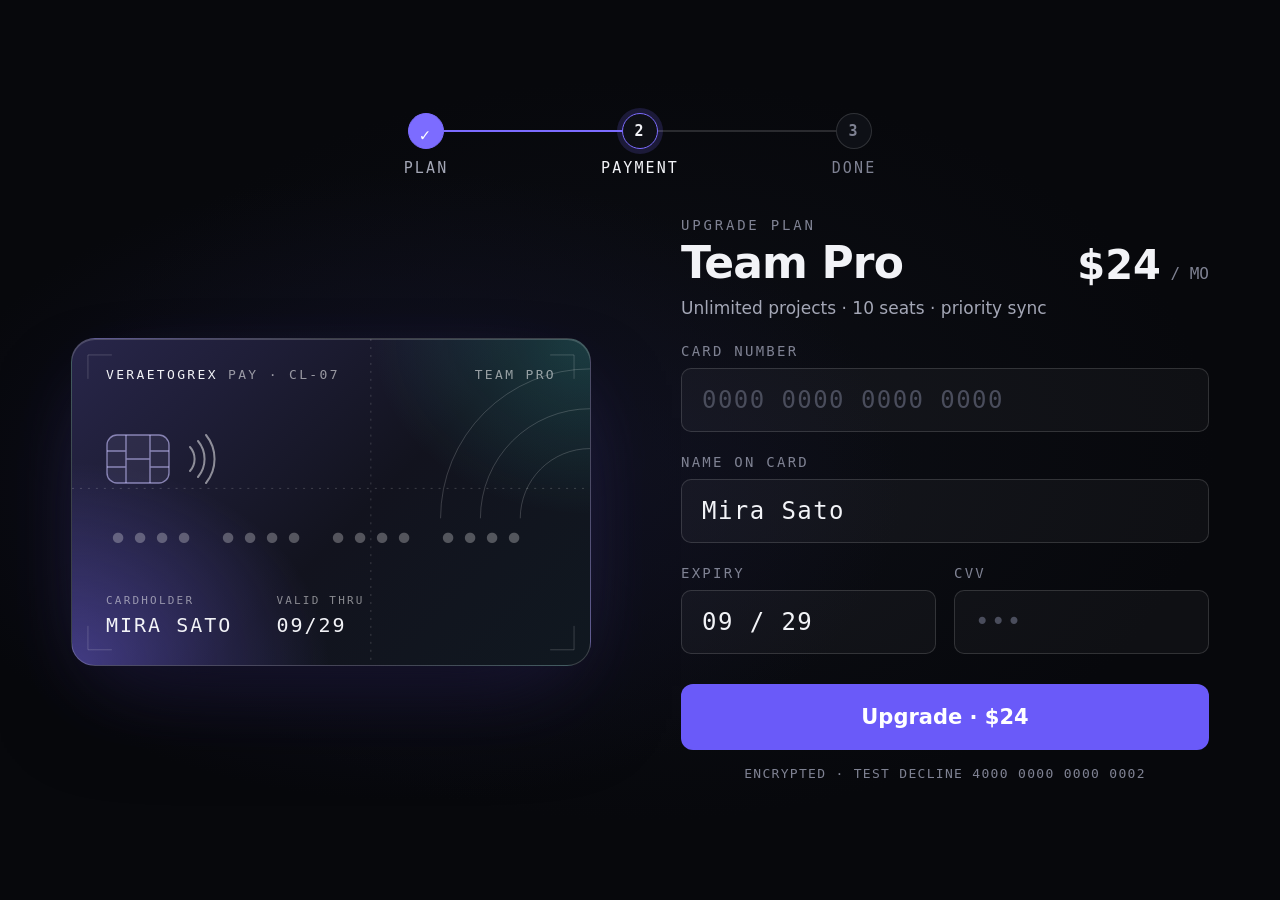
<file: index.html>
<!doctype html>
<html lang="en">
<head>
  <meta charset="utf-8">
  <meta name="viewport" content="width=device-width,initial-scale=1">
  <title>Upgrade Checkout — veraetogrex_portfolio</title>
  <link rel="stylesheet" href="style.css">
</head>
<body>
  <!-- Upgrade Checkout · zero dependencies · github.com/veraetogrex-portfolio -->
  <div class="flood" aria-hidden="true"></div>
  <div class="wave" aria-hidden="true"></div><div class="wave" aria-hidden="true"></div>

  <main class="checkout" id="checkout">
    <nav class="steps" aria-label="Checkout steps">
      <span class="step is-done"><i>1</i>Plan</span>
      <span class="steps-line is-full"><b></b></span>
      <span class="step step-pay is-on"><i>2</i>Payment</span>
      <span class="steps-line steps-line-2"><b></b></span>
      <span class="step step-done"><i>3</i>Done</span>
    </nav>

    <div class="stage">
      <div class="card-wrap" title="Card preview">
        <svg class="outline" viewBox="0 0 548 356" aria-hidden="true">
          <rect class="outline-base" x="2" y="2" width="544" height="352" rx="34"/>
          <rect class="outline-run" x="2" y="2" width="544" height="352" rx="34" pathLength="1000" stroke-dasharray="200 800"/>
        </svg>
        <div class="card-lift">
          <div class="card" aria-hidden="true">
            <div class="face front">
              <svg class="engrave" viewBox="0 0 520 328">
                <path d="M520 30 A150 150 0 0 0 370 180 M520 70 A110 110 0 0 0 410 180 M520 110 A70 70 0 0 0 450 180"/>
                <path d="M16 40 V16 H40 M480 16 H504 V40 M16 288 V312 H40 M504 288 V312 H480"/>
                <path d="M300 0 V328 M0 150 H520" stroke-dasharray="2 6"/>
              </svg>
              <div class="sheen"></div>
              <div class="card-top"><span><b>Veraetogrex</b> pay · CL-07</span><span>Team Pro</span></div>
              <svg class="card-chip" width="120" height="60" viewBox="0 0 120 60">
                <rect x="1" y="4" width="62" height="48" rx="10"/>
                <path d="M1 20 H20 M1 36 H20 M44 20 H63 M44 36 H63 M20 4 V52 M44 4 V52 M20 28 H44"/>
                <path class="wireless" d="M84 16 a18 18 0 0 1 0 24 M92 10 a28 28 0 0 1 0 36 M100 4 a38 38 0 0 1 0 48"/>
              </svg>
              <div class="card-number"></div>
              <div class="card-bottom">
                <div><small>Cardholder</small><span class="card-name">Mira Sato</span></div>
                <div><small>Valid thru</small><span class="card-expiry">09/29</span></div>
              </div>
            </div>
            <div class="face back">
              <div class="stripe"></div>
              <div class="signature"></div>
              <small class="cvv-label">CVV</small>
              <div class="card-cvv"></div>
              <div class="back-line"><span>Authorized signature</span><span>secure element 07</span></div>
            </div>
          </div>
        </div>
      </div>

      <form class="pay-form" novalidate>
        <div class="plan">
          <div><p class="plan-kicker">Upgrade plan</p><h1 class="plan-name">Team Pro</h1></div>
          <p class="plan-price">$24<small> / mo</small></p>
        </div>
        <p class="plan-sub">Unlimited projects · 10 seats · priority sync</p>

        <label class="field"><span>Card number <em></em></span>
          <input name="number" inputmode="numeric" autocomplete="cc-number" placeholder="0000 0000 0000 0000" maxlength="19"></label>
        <label class="field"><span>Name on card</span>
          <input name="name" autocomplete="cc-name" value="Mira Sato" maxlength="22"></label>
        <div class="two">
          <label class="field"><span>Expiry</span>
            <input name="expiry" autocomplete="cc-exp" value="09 / 29" maxlength="7"></label>
          <label class="field"><span>CVV <em></em></span>
            <input name="cvv" type="password" inputmode="numeric" autocomplete="cc-csc" placeholder="•••" maxlength="3"></label>
        </div>
        <button class="pay" type="submit">Upgrade · $24</button>
        <p class="secure">Encrypted · test decline 4000 0000 0000 0002</p>
      </form>

      <div class="verdict" role="status">
        <p class="verdict-title"><span class="badge"><svg viewBox="0 0 34 34"><path d="M8 18 L14.5 24 L26 11" pathLength="100"/></svg></span><span class="verdict-text"></span></p>
        <p class="verdict-meta"></p>
      </div>
    </div>
  </main>

  <script src="script.js"></script>
</body>
</html>
</file>
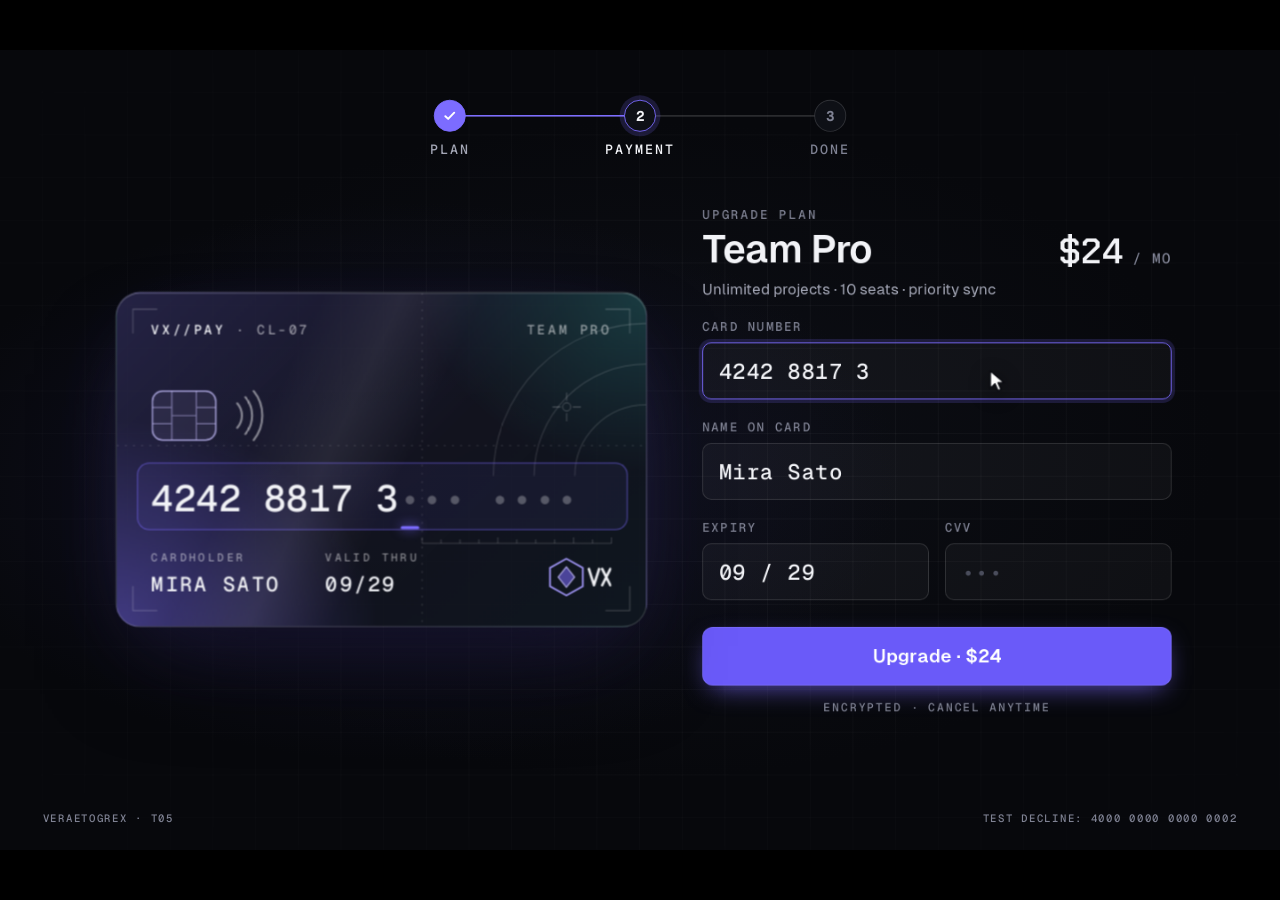
<file: mockup/upgrade-checkout.autoplay.html>
<!doctype html>
<html lang="en">
<head>
<meta charset="utf-8">
<meta name="viewport" content="width=device-width,initial-scale=1">
<title>T05 Upgrade Checkout — the card turns around for the CVV</title>
<link rel="stylesheet" href="_shared/nocturne.css">
<style>
  #stage{background:radial-gradient(ellipse 55% 50% at 32% 54%,#121226 0%,transparent 70%),radial-gradient(ellipse 60% 55% at 50% 50%,#0D0F16 0%,var(--void) 75%)}

  /* stepper */
  .stepper{position:absolute;left:470px;top:56px;width:500px;height:60px;z-index:3}
  .stepper .line{position:absolute;top:17px;height:2px;background:var(--line-2);border-radius:1px;overflow:hidden}
  .stepper .line b{position:absolute;inset:0;background:var(--pulse);transform-origin:0 50%;transform:scaleX(0)}
  .stepper .l1{left:36px;width:214px}.stepper .l2{left:250px;width:214px}
  .stepper .l1 b{transform:scaleX(1)}
  .step{position:absolute;top:0;width:120px;margin-left:-60px;text-align:center}
  .step .n{width:36px;height:36px;margin:0 auto;border-radius:50%;border:1.5px solid var(--line-2);background:var(--panel);display:flex;align-items:center;justify-content:center;font:600 15px var(--f-mono);color:var(--text-3);transition:all .35s}
  .step .t{margin-top:10px;font:500 15px var(--f-mono);letter-spacing:.14em;text-transform:uppercase;color:var(--text-3);transition:color .35s}
  .step.done .n{border-color:var(--pulse);background:var(--pulse);color:#fff}
  .step.done .t{color:var(--text-2)}
  .step.on .n{border-color:var(--pulse);color:var(--text);box-shadow:0 0 0 5px rgba(124,108,255,.18)}
  .step.on .t{color:var(--text)}
  .step.ion .n{border-color:var(--ion);background:var(--ion);color:#05221F;box-shadow:0 0 0 6px rgba(63,224,208,.2),0 0 24px rgba(63,224,208,.6)}
  .step.ion .t{color:var(--ion)}
  .step svg{display:none}.step.done svg,.step.ion svg{display:block}.step.done .k,.step.ion .k{display:none}

  /* card */
  .cardmove{position:absolute;left:130px;top:272px;width:520px;height:328px;z-index:4;will-change:transform;transform-origin:0 0;transform:scale(1.15)}
  .persp{position:absolute;inset:0;perspective:1700px}
  .persp.shake{animation:shake .45s}
  @keyframes shake{15%{transform:translateX(-18px)}35%{transform:translateX(15px)}55%{transform:translateX(-10px)}75%{transform:translateX(6px)}}
  .card3d{position:absolute;inset:0;transform-style:preserve-3d;transition:transform .72s cubic-bezier(.32,1.25,.45,1)}
  .card3d.flipped{transform:rotateY(180deg)}
  .face{position:absolute;inset:0;border-radius:24px;overflow:hidden;backface-visibility:hidden;-webkit-backface-visibility:hidden;
    background:
      radial-gradient(ellipse 70% 90% at 100% 0%,rgba(63,224,208,.20),transparent 60%),
      radial-gradient(ellipse 80% 100% at 0% 100%,rgba(124,108,255,.42),transparent 62%),
      linear-gradient(135deg,rgba(40,38,74,.92),rgba(18,19,30,.94) 55%,rgba(16,24,32,.95));
    border:1px solid rgba(255,255,255,.18);
    box-shadow:0 50px 100px -30px rgba(0,0,0,.85),0 30px 90px -40px rgba(124,108,255,.65),0 1px 0 rgba(255,255,255,.18) inset}
  .face::after{content:"";position:absolute;inset:0;background:linear-gradient(115deg,transparent 30%,rgba(255,255,255,.07) 42%,transparent 54%);pointer-events:none}
  .sheen{position:absolute;inset:0;pointer-events:none;background:linear-gradient(105deg,transparent 35%,rgba(166,155,255,.22) 48%,rgba(255,255,255,.10) 50%,transparent 62%);background-size:300% 100%;background-position:120% 0;opacity:0}
  .face.back{transform:rotateY(180deg)}
  .engrave{position:absolute;inset:0;pointer-events:none}
  .engrave *{vector-effect:non-scaling-stroke}
  .ctop{position:absolute;left:34px;right:34px;top:28px;display:flex;justify-content:space-between;font:500 13px var(--f-mono);letter-spacing:.18em;color:rgba(255,255,255,.55);text-transform:uppercase}
  .ctop b{color:var(--text);font-weight:500}
  .chip{position:absolute;left:34px;top:92px}
  .num{position:absolute;left:34px;top:178px;display:flex;gap:22px;font:500 36px var(--f-mono);letter-spacing:.04em;color:var(--text);white-space:nowrap}
  .num .g{display:flex}
  .num i{font-style:normal;display:inline-block;width:22px;text-align:center;position:relative}
  .num i.ph{color:rgba(255,255,255,.28)}
  .num i.pop{animation:dpop .26s var(--ease-back)}
  @keyframes dpop{from{transform:translateY(-14px);opacity:0}to{transform:none;opacity:1}}
  .num i.cur::after{content:"";position:absolute;left:2px;right:2px;bottom:-6px;height:3px;border-radius:2px;background:var(--pulse);box-shadow:0 0 10px var(--pulse);animation:blink 1s steps(1) infinite}
  @keyframes blink{50%{opacity:.2}}
  .numfocus{position:absolute;left:20px;top:166px;width:480px;height:66px;border-radius:12px;border:1px solid rgba(124,108,255,.0);transition:border-color .25s,background .25s}
  .numfocus.on{border-color:rgba(124,108,255,.55);background:rgba(124,108,255,.07)}
  .cbot{position:absolute;left:34px;right:34px;bottom:28px;display:flex;align-items:flex-end;gap:44px}
  .cbot .k{font:500 11px var(--f-mono);letter-spacing:.2em;color:rgba(255,255,255,.5);text-transform:uppercase}
  .cbot .v{margin-top:6px;font:500 20px var(--f-mono);letter-spacing:.1em;color:var(--text);text-transform:uppercase}
  .mark{margin-left:auto}

  .stripe{position:absolute;left:0;right:0;top:40px;height:62px;background:linear-gradient(180deg,#05060A,#0B0C12);box-shadow:0 1px 0 rgba(255,255,255,.06)}
  .sig{position:absolute;left:34px;top:146px;width:318px;height:56px;border-radius:8px;
    background:repeating-linear-gradient(-45deg,rgba(255,255,255,.10) 0 6px,rgba(255,255,255,.05) 6px 12px)}
  .cvvbox{position:absolute;left:366px;top:138px;width:120px;height:72px;border-radius:12px;border:1.5px solid rgba(255,255,255,.25);background:rgba(7,8,12,.55);
    display:flex;align-items:center;justify-content:center;font:600 34px var(--f-mono);letter-spacing:.18em;color:var(--text);transition:border-color .25s,box-shadow .25s}
  .cvvbox.on{border-color:var(--pulse);box-shadow:0 0 0 5px rgba(124,108,255,.2),0 0 30px rgba(124,108,255,.55)}
  .cvvbox .ph{color:rgba(255,255,255,.25)}
  .cvvlab{position:absolute;left:366px;top:114px;width:120px;text-align:center;font:500 12px var(--f-mono);letter-spacing:.2em;color:var(--pulse-soft)}
  .bline{position:absolute;left:34px;right:34px;bottom:30px;display:flex;justify-content:space-between;font:500 11px var(--f-mono);letter-spacing:.16em;color:rgba(255,255,255,.4);text-transform:uppercase}

  .outline{position:absolute;left:-14px;top:-14px;width:548px;height:356px;pointer-events:none;overflow:visible;opacity:0}
  .outline rect{fill:none}
  .outline .run{stroke:var(--pulse);stroke-width:4;stroke-linecap:round;filter:drop-shadow(0 0 8px currentColor)}

  /* form */
  .form{position:absolute;left:790px;top:176px;width:528px;z-index:3;will-change:transform,opacity}
  .fhead{display:flex;align-items:flex-end;justify-content:space-between}
  .fk{font:500 14px var(--f-mono);letter-spacing:.2em;text-transform:uppercase;color:var(--text-3)}
  .ft{margin-top:8px;font:600 44px/1 var(--f-text);letter-spacing:-.02em}
  .price{font:600 40px/1 var(--f-display);letter-spacing:.01em}
  .price small{font:500 16px var(--f-mono);color:var(--text-3);letter-spacing:.06em}
  .fsub{margin-top:12px;font:400 17px var(--f-text);color:var(--text-2)}
  .fl{display:block;margin-top:22px}
  .fl .lab{display:flex;justify-content:space-between;font:500 14px var(--f-mono);letter-spacing:.16em;text-transform:uppercase;color:var(--text-3);margin-bottom:9px}
  .fl .lab em{font-style:normal;color:var(--flare);letter-spacing:.08em;opacity:0;transition:opacity .2s}
  .fl.bad .lab em{opacity:1}
  .fl.bad .field{border-color:var(--flare);box-shadow:0 0 0 4px rgba(255,122,69,.15)}
  .field{width:100%;height:64px;font:500 24px var(--f-mono);letter-spacing:.06em}
  .field::placeholder{color:#4A4D5C}
  .field::selection{background:rgba(124,108,255,.45);color:#fff}
  .two{display:grid;grid-template-columns:1fr 1fr;gap:18px}
  .pay{width:100%;height:66px;margin-top:30px;font:600 21px var(--f-text);border-radius:12px;transition:box-shadow .2s,background .2s,transform .15s}
  .pay.li-hover,.pay:hover{background:#7868FF;box-shadow:0 0 0 6px rgba(124,108,255,.22),0 14px 36px -10px rgba(124,108,255,1)}
  .pay:focus-visible{outline:2px solid var(--pulse-pale);outline-offset:3px}
  .secure{margin-top:16px;text-align:center;font:500 13px var(--f-mono);letter-spacing:.14em;text-transform:uppercase;color:var(--text-3)}

  /* verdict */
  .verdict{position:absolute;left:0;right:0;top:612px;text-align:center;z-index:3;pointer-events:none}
  .vt{display:inline-flex;align-items:center;gap:18px;font:600 46px/1 var(--f-text);letter-spacing:-.02em;opacity:0;transform:translateY(12px)}
  .vt .badge{width:56px;height:56px;border-radius:50%;background:var(--ion);display:none;align-items:center;justify-content:center;box-shadow:0 0 30px rgba(63,224,208,.6)}
  .vt .badge path{stroke:#05221F;stroke-width:5;fill:none;stroke-linecap:round;stroke-linejoin:round;stroke-dasharray:100;stroke-dashoffset:100}
  .vt.ok{color:var(--ion)}.vt.ok .badge{display:flex}
  .vt.err{color:var(--flare)}
  .vt.proc{color:var(--text-2);font:600 34px/1 var(--f-display);letter-spacing:.08em;text-transform:uppercase}
  .vm{margin-top:20px;font:500 22px var(--f-mono);letter-spacing:.1em;color:var(--text-2);text-transform:uppercase;opacity:0}
  .vm b{color:var(--text);font-weight:500}
  /* payoff: the card's Ion success light washes the screen */
  .flood{position:absolute;left:720px;top:384px;width:2600px;height:2600px;margin:-1300px 0 0 -1300px;border-radius:50%;z-index:1;pointer-events:none;opacity:0;transform:scale(.1);
    background:radial-gradient(circle,rgba(63,224,208,.6) 0%,rgba(63,224,208,.38) 16%,rgba(63,224,208,.18) 33%,rgba(63,224,208,.06) 50%,transparent 66%)}
  .cwave{position:absolute;left:720px;top:384px;width:598px;height:377px;border-radius:30px;z-index:3;pointer-events:none;opacity:0;transform:translate(-50%,-50%);
    border:2px solid var(--ion);box-shadow:0 0 34px rgba(63,224,208,.6),0 0 24px rgba(63,224,208,.35) inset}
  .face{transition:border-color .5s,box-shadow .6s}
  .card3d.won .face{border-color:rgba(63,224,208,.65);box-shadow:0 50px 100px -30px rgba(0,0,0,.85),0 0 90px -6px rgba(63,224,208,.6),0 1px 0 rgba(255,255,255,.18) inset}
</style>
</head>
<body>
<div id="stage" class="grid" data-title="T05 Upgrade Checkout" data-url="veraetogrex-portfolio.github.io/billing/upgrade">
  <div class="flood" id="flood"></div><div class="cwave" id="cw1"></div><div class="cwave" id="cw2"></div>
  <div class="stepper" id="stepper">
    <div class="line l1"><b></b></div><div class="line l2"><b id="l2"></b></div>
    <div class="step done" style="left:36px"><div class="n"><span class="k">1</span><svg width="16" height="16" viewBox="0 0 16 16"><path d="M3 8.5l3.2 3L13 4.5" stroke="currentColor" stroke-width="2.2" fill="none" stroke-linecap="round" stroke-linejoin="round"/></svg></div><div class="t">Plan</div></div>
    <div class="step on" id="sPay" style="left:250px"><div class="n"><span class="k">2</span><svg width="16" height="16" viewBox="0 0 16 16"><path d="M3 8.5l3.2 3L13 4.5" stroke="currentColor" stroke-width="2.2" fill="none" stroke-linecap="round" stroke-linejoin="round"/></svg></div><div class="t">Payment</div></div>
    <div class="step" id="sDone" style="left:464px"><div class="n"><span class="k">3</span><svg width="16" height="16" viewBox="0 0 16 16"><path d="M3 8.5l3.2 3L13 4.5" stroke="currentColor" stroke-width="2.2" fill="none" stroke-linecap="round" stroke-linejoin="round"/></svg></div><div class="t">Done</div></div>
  </div>

  <div class="cardmove" id="cardmove">
    <svg class="outline" id="outline" viewBox="0 0 548 356"><rect x="2" y="2" width="544" height="352" rx="34" stroke="rgba(124,108,255,.18)" stroke-width="1.5" id="obase"/><rect class="run" id="orun" x="2" y="2" width="544" height="352" rx="34" pathLength="1000" stroke-dasharray="200 800"/></svg>
    <div class="persp" id="persp">
      <div class="card3d" id="card3d">
        <div class="face front">
          <svg class="engrave" viewBox="0 0 520 328" fill="none">
            <g stroke="rgba(255,255,255,.16)" stroke-width="1">
              <path d="M520 30 A150 150 0 0 0 370 180"/><path d="M520 70 A110 110 0 0 0 410 180"/><path d="M520 110 A70 70 0 0 0 450 180"/>
              <path d="M300 0 V328" stroke-dasharray="2 6"/><path d="M0 150 H520" stroke-dasharray="2 6"/>
            </g>
            <g stroke="rgba(255,255,255,.22)" stroke-width="1">
              <path d="M16 40 V16 H40"/><path d="M480 16 H504 V40"/><path d="M16 288 V312 H40"/><path d="M504 288 V312 H480"/>
              <circle cx="442" cy="112" r="4"/><path d="M442 98 V106 M442 118 V126 M428 112 H436 M448 112 H456"/>
            </g>
            <g stroke="rgba(255,255,255,.18)">
              <path d="M300 246 H486"/>
              <path d="M300 246 v-6 M318.6 246 v-4 M337.2 246 v-4 M355.8 246 v-4 M374.4 246 v-6 M393 246 v-4 M411.6 246 v-4 M430.2 246 v-4 M448.8 246 v-6 M467.4 246 v-4 M486 246 v-6"/>
            </g>
          </svg>
          <div class="sheen" id="sheen"></div>
          <div class="ctop"><span><b>VX//Pay</b> · CL-07</span><span>Team Pro</span></div>
          <svg class="chip" width="120" height="60" viewBox="0 0 120 60" fill="none">
            <rect x="1" y="4" width="62" height="48" rx="10" stroke="#C9C2FF" stroke-opacity=".75" stroke-width="1.5" fill="rgba(201,194,255,.08)"/>
            <path d="M1 20 H20 M1 36 H20 M44 20 H63 M44 36 H63 M20 4 V52 M44 4 V52 M20 28 H44" stroke="#C9C2FF" stroke-opacity=".5" stroke-width="1.2"/>
            <path d="M84 16 a18 18 0 0 1 0 24 M92 10 a28 28 0 0 1 0 36 M100 4 a38 38 0 0 1 0 48" stroke="rgba(255,255,255,.5)" stroke-width="2" stroke-linecap="round"/>
          </svg>
          <div class="numfocus" id="numfocus"></div>
          <div class="num" id="num"></div>
          <div class="cbot">
            <div><div class="k">Cardholder</div><div class="v" id="cName">Mira Sato</div></div>
            <div><div class="k">Valid thru</div><div class="v" id="cExp">09/29</div></div>
            <svg class="mark" width="64" height="40" viewBox="0 0 64 40" fill="none">
              <path d="M20 2 L36 11 V29 L20 38 L4 29 V11 Z" stroke="#A69BFF" stroke-width="1.6"/>
              <path d="M20 10 L28 20 L20 30 L12 20 Z" fill="#7C6CFF" fill-opacity=".55" stroke="#C9C2FF" stroke-width="1"/>
              <path d="M42 12 L47 28 L52 12 M55 12 L63 28 M63 12 L55 28" stroke="#F2F3F7" stroke-width="2.4" stroke-linecap="round" stroke-linejoin="round"/>
            </svg>
          </div>
        </div>
        <div class="face back">
          <div class="stripe"></div>
          <div class="sig"></div>
          <div class="cvvlab">CVV</div>
          <div class="cvvbox" id="cvvbox"><span class="ph">•••</span></div>
          <svg class="engrave" viewBox="0 0 520 328" fill="none">
            <g stroke="rgba(255,255,255,.22)"><path d="M16 128 V116 H28"/><path d="M504 222 V234 H492"/></g>
            <g stroke="rgba(255,255,255,.12)"><path d="M34 240 H486" stroke-dasharray="2 6"/></g>
          </svg>
          <div class="bline"><span>Authorized signature</span><span>VX//Pay · secure element 07</span></div>
        </div>
      </div>
    </div>
  </div>

  <div class="form" id="form">
    <div class="fhead">
      <div><div class="fk">Upgrade plan</div><div class="ft">Team Pro</div></div>
      <div class="price">$24<small> / MO</small></div>
    </div>
    <div class="fsub">Unlimited projects · 10 seats · priority sync</div>
    <label class="fl" id="flNum"><div class="lab"><span>Card number</span><em id="numErr">Enter all 16 digits</em></div>
      <input class="field" id="inNum" inputmode="numeric" autocomplete="off" placeholder="0000 0000 0000 0000" maxlength="19"></label>
    <label class="fl"><div class="lab"><span>Name on card</span></div>
      <input class="field" id="inName" autocomplete="off" value="Mira Sato" maxlength="22"></label>
    <div class="two">
      <label class="fl" id="flExp"><div class="lab"><span>Expiry</span></div><input class="field" id="inExp" autocomplete="off" value="09 / 29" maxlength="7"></label>
      <label class="fl" id="flCvv"><div class="lab"><span>CVV</span><em>3 digits</em></div><input class="field" id="inCvv" type="password" inputmode="numeric" autocomplete="off" placeholder="•••" maxlength="3"></label>
    </div>
    <button class="btn pay" id="pay">Upgrade · $24</button>
    <div class="secure">Encrypted · cancel anytime</div>
  </div>

  <div class="verdict" id="verdict">
    <div class="vt" id="vt"><span class="badge"><svg width="34" height="34" viewBox="0 0 34 34"><path d="M8 18 L14.5 24 L26 11" pathLength="100"/></svg></span><span id="vtText">Processing…</span></div>
    <div class="vm" id="vm"><b>$24.00</b> · next charge Nov 26</div>
  </div>

  <div class="status-line"><span>Veraetogrex · T05</span><span>Test decline: 4000 0000 0000 0002</span></div>
</div>

<script>window.AUTOPLAY = true;</script>
<script src="_shared/stage.js"></script>
<script>
const $ = s => document.querySelector(s);
const cardmove = $('#cardmove'), persp = $('#persp'), card3d = $('#card3d'), numEl = $('#num'), numfocus = $('#numfocus'), cvvbox = $('#cvvbox');
const inNum = $('#inNum'), inName = $('#inName'), inExp = $('#inExp'), inCvv = $('#inCvv'), payBtn = $('#pay'), form = $('#form');
const sheen = $('#sheen'), outline = $('#outline'), orun = $('#orun'), obase = $('#obase');
const vt = $('#vt'), vtText = $('#vtText'), vm = $('#vm'), l2 = $('#l2'), sPay = $('#sPay'), sDone = $('#sDone');
const flood = $('#flood'), waves = [$('#cw1'), $('#cw2')];
const DECLINE = '4000000000000002';
const K = 1.15, HOME = { x: 130, y: 272 }, CENTER = { x: 720 - 260 * K, y: 384 - 164 * K };
let busy = false, flow = null;

// card number slots
const slots = [];
(() => { for (let g = 0; g < 4; g++) { const gEl = document.createElement('span'); gEl.className = 'g';
  for (let k = 0; k < 4; k++) { const i = document.createElement('i'); i.className = 'ph'; i.textContent = '•'; gEl.appendChild(i); slots.push(i); } numEl.appendChild(gEl); } })();

const digitsOf = v => v.replace(/\D/g, '').slice(0, 16);
const group = d => d.replace(/(.{4})(?=.)/g, '$1 ');
function renderNum() {
  const d = digitsOf(inNum.value), focused = document.activeElement === inNum;
  slots.forEach((s, i) => {
    const want = d[i] || '•', was = s.textContent;
    if (want !== was) { s.textContent = want; s.classList.toggle('ph', !d[i]); if (d[i]) { s.classList.remove('pop'); void s.offsetWidth; s.classList.add('pop'); } }
    s.classList.toggle('cur', focused && i === d.length && d.length < 16);
  });
  numfocus.classList.toggle('on', focused);
}
function renderCvv() {
  const n = inCvv.value.length;
  cvvbox.innerHTML = '•'.repeat(n) + (n < 3 ? `<span class="ph">${'•'.repeat(3 - n)}</span>` : '');
}
function setFlip(on) {
  if (card3d.classList.contains('flipped') !== on) persp.animate([{ transform: 'scale(1)' }, { transform: 'scale(1.045) translateY(-6px)' }, { transform: 'scale(1)' }], { duration: 700, easing: 'cubic-bezier(.4,0,.2,1)' });
  card3d.classList.toggle('flipped', on); cvvbox.classList.toggle('on', on);
}
function place(x, y, sc = 1) { cardmove.style.transform = `translate(${x - HOME.x}px,${y - HOME.y}px) scale(${K * sc})`; }

function reset() {
  busy = false; flow = null;
  inNum.value = ''; inCvv.value = ''; inName.value = 'Mira Sato'; inExp.value = '09 / 29';
  $('#cName').textContent = 'Mira Sato'; $('#cExp').textContent = '09/29';
  slots.forEach(s => { s.textContent = '•'; s.className = 'ph'; });
  renderNum(); renderCvv(); setFlip(false);
  card3d.style.transition = 'none'; void card3d.offsetWidth; card3d.style.transition = '';
  place(HOME.x, HOME.y); persp.classList.remove('shake');
  form.style.opacity = ''; form.style.transform = ''; form.style.filter = ''; form.style.pointerEvents = '';
  document.querySelectorAll('.fl').forEach(f => f.classList.remove('bad'));
  $('#numErr').textContent = 'Enter all 16 digits';
  outline.style.opacity = 0; orun.style.stroke = ''; orun.style.color = ''; orun.setAttribute('stroke-dasharray', '200 800'); orun.style.strokeDashoffset = 0; obase.style.stroke = '';
  vt.className = 'vt'; vt.style.opacity = 0; vt.style.transform = 'translateY(12px)'; vtText.textContent = 'Processing…';
  vt.querySelector('.badge path').style.strokeDashoffset = 100;
  vm.style.opacity = 0; sheen.style.opacity = 0;
  l2.style.transform = 'scaleX(0)'; l2.style.background = '';
  sPay.className = 'step on'; sDone.className = 'step';
  flood.style.opacity = 0; flood.style.transform = 'scale(.1)'; waves.forEach(w => { w.style.opacity = 0; w.style.width = w.style.height = ''; }); card3d.classList.remove('won');
}

// ---------- interactive form ----------
inNum.addEventListener('input', () => {
  const d = digitsOf(inNum.value), g = group(d);
  if (inNum.value !== g) inNum.value = g;
  $('#flNum').classList.remove('bad');
  renderNum();
});
inNum.addEventListener('focus', renderNum); inNum.addEventListener('blur', renderNum);
inName.addEventListener('input', () => $('#cName').textContent = inName.value || 'Your name');
inExp.addEventListener('input', () => {
  const d = inExp.value.replace(/\D/g, '').slice(0, 4);
  inExp.value = d.length > 2 ? d.slice(0, 2) + ' / ' + d.slice(2) : d;
  $('#cExp').textContent = (d.slice(0, 2) || 'MM') + '/' + (d.slice(2) || 'YY');
});
inCvv.addEventListener('focus', () => { if (!busy) setFlip(true); });
inCvv.addEventListener('blur', () => setFlip(false));
inCvv.addEventListener('input', () => {
  inCvv.value = inCvv.value.replace(/\D/g, '').slice(0, 3);
  $('#flCvv').classList.remove('bad');
  renderCvv();
  if (inCvv.value.length === 3) Stage.later(() => { if (document.activeElement === inCvv && inCvv.value.length === 3) payBtn.focus({ preventScroll: true }); }, 260);
});
payBtn.addEventListener('click', () => { if (!busy) flow = pay(Stage.ctx()); });
form.addEventListener('keydown', e => { if (e.key === 'Enter' && e.target !== payBtn) { e.preventDefault(); payBtn.click(); } });

function bad(fl, msg) {
  fl.classList.add('bad'); if (msg) fl.querySelector('em').textContent = msg;
  fl.animate([{ transform: 'translateX(0)' }, { transform: 'translateX(-10px)' }, { transform: 'translateX(8px)' }, { transform: 'translateX(-4px)' }, { transform: 'translateX(0)' }], { duration: 360 });
}

// ---------- checkout ----------
async function pay(s) {
  const d = digitsOf(inNum.value);
  if (d.length < 16) { bad($('#flNum'), 'Enter all 16 digits'); inNum.focus(); return; }
  if (inCvv.value.length < 3) { bad($('#flCvv'), '3 digits'); inCvv.focus(); return; }
  busy = true; payBtn.blur(); setFlip(false);
  const declined = d === DECLINE;
  // form dissolves, card glides to centre, stepper heads for Done
  form.style.pointerEvents = 'none';
  s.tween(600, t => { l2.style.transform = `scaleX(${.35 * t})`; }, s.ease.out).catch(() => {});
  await s.tween(600, t => {
    form.style.opacity = 1 - t; form.style.transform = `translateX(${40 * t}px)`; form.style.filter = `blur(${8 * t}px)`;
    place(s.lerp(HOME.x, CENTER.x, t), s.lerp(HOME.y, CENTER.y, t), 1 + .02 * Math.sin(Math.PI * t));
  }, s.ease.inOut);
  // processing: a Pulse outline runs around the card
  vt.className = 'vt proc'; vtText.textContent = 'Processing…';
  s.tween(260, t => { vt.style.opacity = t; vt.style.transform = `translateY(${12 * (1 - t)}px)`; }, s.ease.out).catch(() => {});
  const RUN = declined ? 1050 : 1200;
  await s.tween(RUN, (t, p) => {
    outline.style.opacity = Math.min(1, p * 4);
    orun.style.strokeDashoffset = -1000 * 1.6 * t;
    sheen.style.opacity = Math.sin(Math.PI * p); sheen.style.backgroundPosition = `${120 - 140 * ((p * 1.6) % 1)}% 0`;
    if (!declined) l2.style.transform = `scaleX(${.35 + .55 * t})`;
  }, s.ease.inOut);
  if (declined) {
    orun.style.stroke = 'var(--flare)'; orun.style.color = 'var(--flare)'; obase.style.stroke = 'rgba(255,122,69,.35)';
    await s.tween(220, t => orun.setAttribute('stroke-dasharray', `${200 + 800 * t} ${800 - 800 * t}`), s.ease.out);
    persp.classList.remove('shake'); void persp.offsetWidth; persp.classList.add('shake');
    vt.className = 'vt err'; vtText.textContent = 'Card declined';
    vm.innerHTML = 'Issuer said no · try another card'; vm.style.opacity = 1;
    l2.style.transform = 'scaleX(0)';
    await s.wait(1500);
    // back to the form with the number flagged
    vm.style.opacity = 0;
    await s.tween(500, t => {
      vt.style.opacity = 1 - t; outline.style.opacity = 1 - t;
      form.style.opacity = t; form.style.transform = `translateX(${40 * (1 - t)}px)`; form.style.filter = `blur(${8 * (1 - t)}px)`;
      place(s.lerp(CENTER.x, HOME.x, t), s.lerp(CENTER.y, HOME.y, t));
    }, s.ease.inOut);
    reset_outline();
    form.style.pointerEvents = '';
    bad($('#flNum'), 'Card declined'); inCvv.value = ''; renderCvv();
    busy = false; inNum.focus(); inNum.select();
    return false;
  }
  // success: outline closes in Ion, tick, Team Pro
  orun.style.stroke = 'var(--ion)'; orun.style.color = 'var(--ion)'; obase.style.stroke = 'rgba(63,224,208,.35)';
  l2.style.background = 'var(--ion)';
  await s.tween(260, t => { orun.setAttribute('stroke-dasharray', `${200 + 800 * t} ${800 - 800 * t}`); l2.style.transform = `scaleX(${.9 + .1 * t})`; }, s.ease.out);
  sPay.className = 'step done'; sDone.className = 'step ion';
  card3d.classList.add('won');
  s.tween(1400, t => { flood.style.transform = `scale(${.1 + .9 * s.ease.out(Math.min(1, t * 1.7))})`; flood.style.opacity = t < .12 ? t / .12 : 1 - .6 * (t - .12) / .88; }, s.ease.linear).catch(() => {});
  waves.forEach((w, i) => s.later(() => s.tween(1000, t => { w.style.width = 598 + 1500 * t + 'px'; w.style.height = 377 + 1100 * t + 'px'; w.style.opacity = (1 - t) * .9; }, s.ease.out).catch(() => {}), i * 170));
  vt.className = 'vt ok'; vtText.textContent = "You're on Team Pro"; vt.style.opacity = 1; vt.style.transform = 'none';
  vm.innerHTML = '<b>$24.00</b> · next charge Nov 26';
  s.tween(300, t => { vm.style.opacity = t; }, s.ease.out).catch(() => {});
  await s.tween(360, t => vt.querySelector('.badge path').style.strokeDashoffset = 100 - 100 * t, s.ease.out);
  busy = false;
  return true;
}
function reset_outline() { outline.style.opacity = 0; orun.style.stroke = ''; orun.style.color = ''; obase.style.stroke = ''; orun.setAttribute('stroke-dasharray', '200 800'); orun.style.strokeDashoffset = 0; vt.className = 'vt'; vt.style.opacity = 0; }

// interactive only: click the card after success to start over
cardmove.addEventListener('click', () => { if (!Stage.playing && !busy && sDone.classList.contains('ion')) Stage.reset(); });

// the last half second of the demo: glide back to the empty form
async function backToStart(s) {
  sPay.className = 'step on'; sDone.className = 'step';
  inNum.value = ''; inCvv.value = ''; renderCvv();
  let cleared = false;
  await s.tween(520, t => {
    if (!cleared && t > .5) { cleared = true; slots.forEach(sl => { sl.textContent = '•'; sl.className = 'ph'; }); numEl.animate([{ opacity: .2 }, { opacity: 1 }], { duration: 220 }); }
    const o = 1 - t;
    vt.style.opacity = o; vm.style.opacity = o; outline.style.opacity = o;
    flood.style.opacity = .4 * o;
    form.style.opacity = t; form.style.transform = `translateX(${40 * o}px)`; form.style.filter = `blur(${8 * o}px)`;
    place(s.lerp(CENTER.x, HOME.x, t), s.lerp(CENTER.y, HOME.y, t));
    l2.style.transform = `scaleX(${o})`;
  }, s.ease.inOut);
  reset();
}

Stage.init({
  reset,
  cursorStart: [1030, 760],
  async demo(s) {
    await s.wait(40);
    await s.click(inNum, { ms: 300, dx: 60 });                         // ≈0.35 s
    await s.type(inNum, '4242 8817 3054 1907', { cps: 24, jitter: .2 }); // → ≈1.3 s, digits land on the card
    await s.click(inCvv, { ms: 300 });                                  // ≈1.7 s · card turns around
    await s.wait(100);
    await s.type(inCvv, '731', { cps: 8, jitter: .1 });                 // ••• → auto-advance to the button, card turns back
    await s.wait(330);
    await s.click(payBtn, { ms: 380, dx: 40 });                        // ≈3.0 s
    s.move([1030, 760], 900, { arc: .1 }).catch(() => {});
    await flow;                                                         // processing → Team Pro ≈ 4.9, hold to 5.9 s
    await s.wait(650);
    await backToStart(s);
  },
});
</script>
</body>
</html>
</file>
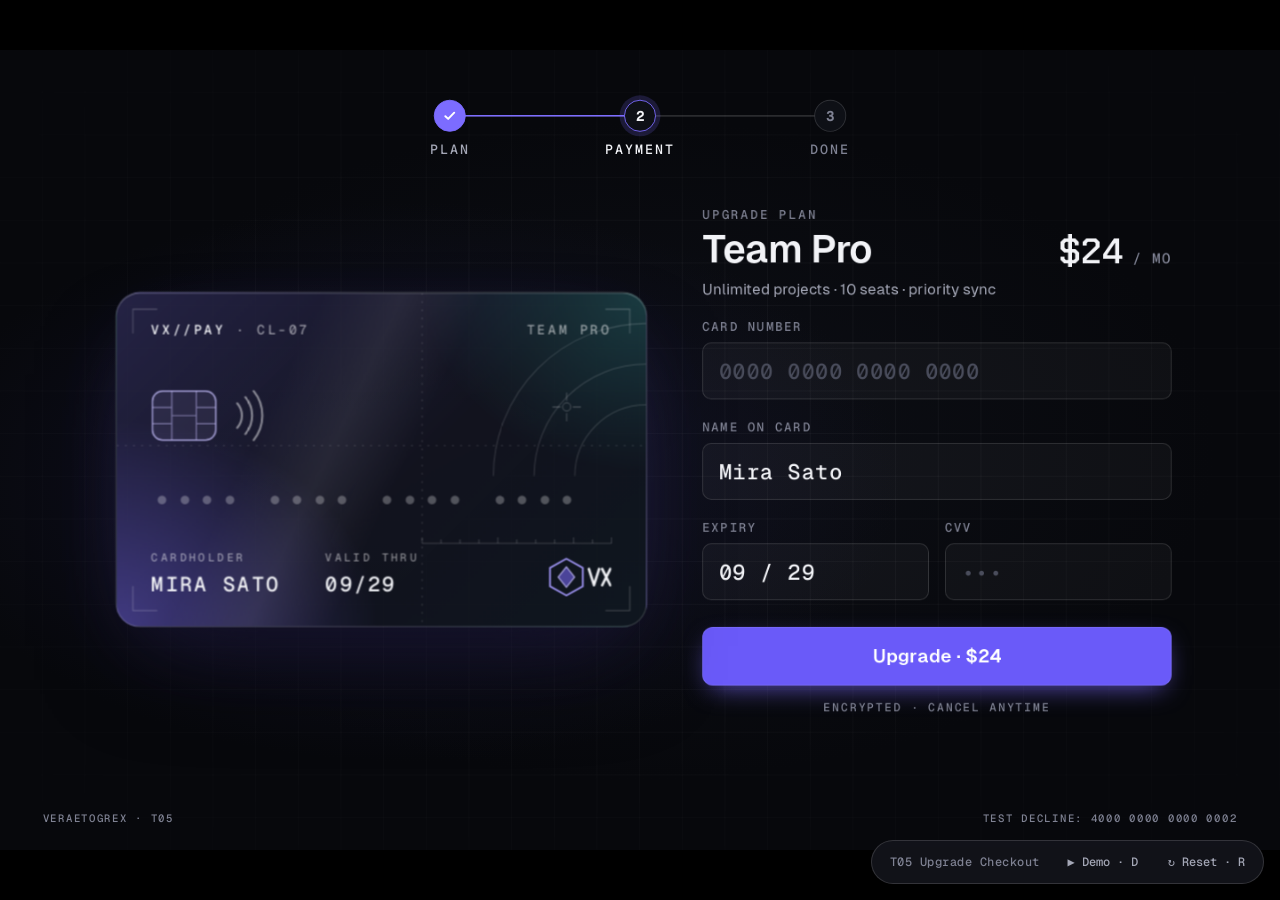
<file: mockup/upgrade-checkout.html>
<!doctype html>
<html lang="en">
<head>
<meta charset="utf-8">
<meta name="viewport" content="width=device-width,initial-scale=1">
<title>T05 Upgrade Checkout — the card turns around for the CVV</title>
<link rel="stylesheet" href="_shared/nocturne.css">
<style>
  #stage{background:radial-gradient(ellipse 55% 50% at 32% 54%,#121226 0%,transparent 70%),radial-gradient(ellipse 60% 55% at 50% 50%,#0D0F16 0%,var(--void) 75%)}

  /* stepper */
  .stepper{position:absolute;left:470px;top:56px;width:500px;height:60px;z-index:3}
  .stepper .line{position:absolute;top:17px;height:2px;background:var(--line-2);border-radius:1px;overflow:hidden}
  .stepper .line b{position:absolute;inset:0;background:var(--pulse);transform-origin:0 50%;transform:scaleX(0)}
  .stepper .l1{left:36px;width:214px}.stepper .l2{left:250px;width:214px}
  .stepper .l1 b{transform:scaleX(1)}
  .step{position:absolute;top:0;width:120px;margin-left:-60px;text-align:center}
  .step .n{width:36px;height:36px;margin:0 auto;border-radius:50%;border:1.5px solid var(--line-2);background:var(--panel);display:flex;align-items:center;justify-content:center;font:600 15px var(--f-mono);color:var(--text-3);transition:all .35s}
  .step .t{margin-top:10px;font:500 15px var(--f-mono);letter-spacing:.14em;text-transform:uppercase;color:var(--text-3);transition:color .35s}
  .step.done .n{border-color:var(--pulse);background:var(--pulse);color:#fff}
  .step.done .t{color:var(--text-2)}
  .step.on .n{border-color:var(--pulse);color:var(--text);box-shadow:0 0 0 5px rgba(124,108,255,.18)}
  .step.on .t{color:var(--text)}
  .step.ion .n{border-color:var(--ion);background:var(--ion);color:#05221F;box-shadow:0 0 0 6px rgba(63,224,208,.2),0 0 24px rgba(63,224,208,.6)}
  .step.ion .t{color:var(--ion)}
  .step svg{display:none}.step.done svg,.step.ion svg{display:block}.step.done .k,.step.ion .k{display:none}

  /* card */
  .cardmove{position:absolute;left:130px;top:272px;width:520px;height:328px;z-index:4;will-change:transform;transform-origin:0 0;transform:scale(1.15)}
  .persp{position:absolute;inset:0;perspective:1700px}
  .persp.shake{animation:shake .45s}
  @keyframes shake{15%{transform:translateX(-18px)}35%{transform:translateX(15px)}55%{transform:translateX(-10px)}75%{transform:translateX(6px)}}
  .card3d{position:absolute;inset:0;transform-style:preserve-3d;transition:transform .72s cubic-bezier(.32,1.25,.45,1)}
  .card3d.flipped{transform:rotateY(180deg)}
  .face{position:absolute;inset:0;border-radius:24px;overflow:hidden;backface-visibility:hidden;-webkit-backface-visibility:hidden;
    background:
      radial-gradient(ellipse 70% 90% at 100% 0%,rgba(63,224,208,.20),transparent 60%),
      radial-gradient(ellipse 80% 100% at 0% 100%,rgba(124,108,255,.42),transparent 62%),
      linear-gradient(135deg,rgba(40,38,74,.92),rgba(18,19,30,.94) 55%,rgba(16,24,32,.95));
    border:1px solid rgba(255,255,255,.18);
    box-shadow:0 50px 100px -30px rgba(0,0,0,.85),0 30px 90px -40px rgba(124,108,255,.65),0 1px 0 rgba(255,255,255,.18) inset}
  .face::after{content:"";position:absolute;inset:0;background:linear-gradient(115deg,transparent 30%,rgba(255,255,255,.07) 42%,transparent 54%);pointer-events:none}
  .sheen{position:absolute;inset:0;pointer-events:none;background:linear-gradient(105deg,transparent 35%,rgba(166,155,255,.22) 48%,rgba(255,255,255,.10) 50%,transparent 62%);background-size:300% 100%;background-position:120% 0;opacity:0}
  .face.back{transform:rotateY(180deg)}
  .engrave{position:absolute;inset:0;pointer-events:none}
  .engrave *{vector-effect:non-scaling-stroke}
  .ctop{position:absolute;left:34px;right:34px;top:28px;display:flex;justify-content:space-between;font:500 13px var(--f-mono);letter-spacing:.18em;color:rgba(255,255,255,.55);text-transform:uppercase}
  .ctop b{color:var(--text);font-weight:500}
  .chip{position:absolute;left:34px;top:92px}
  .num{position:absolute;left:34px;top:178px;display:flex;gap:22px;font:500 36px var(--f-mono);letter-spacing:.04em;color:var(--text);white-space:nowrap}
  .num .g{display:flex}
  .num i{font-style:normal;display:inline-block;width:22px;text-align:center;position:relative}
  .num i.ph{color:rgba(255,255,255,.28)}
  .num i.pop{animation:dpop .26s var(--ease-back)}
  @keyframes dpop{from{transform:translateY(-14px);opacity:0}to{transform:none;opacity:1}}
  .num i.cur::after{content:"";position:absolute;left:2px;right:2px;bottom:-6px;height:3px;border-radius:2px;background:var(--pulse);box-shadow:0 0 10px var(--pulse);animation:blink 1s steps(1) infinite}
  @keyframes blink{50%{opacity:.2}}
  .numfocus{position:absolute;left:20px;top:166px;width:480px;height:66px;border-radius:12px;border:1px solid rgba(124,108,255,.0);transition:border-color .25s,background .25s}
  .numfocus.on{border-color:rgba(124,108,255,.55);background:rgba(124,108,255,.07)}
  .cbot{position:absolute;left:34px;right:34px;bottom:28px;display:flex;align-items:flex-end;gap:44px}
  .cbot .k{font:500 11px var(--f-mono);letter-spacing:.2em;color:rgba(255,255,255,.5);text-transform:uppercase}
  .cbot .v{margin-top:6px;font:500 20px var(--f-mono);letter-spacing:.1em;color:var(--text);text-transform:uppercase}
  .mark{margin-left:auto}

  .stripe{position:absolute;left:0;right:0;top:40px;height:62px;background:linear-gradient(180deg,#05060A,#0B0C12);box-shadow:0 1px 0 rgba(255,255,255,.06)}
  .sig{position:absolute;left:34px;top:146px;width:318px;height:56px;border-radius:8px;
    background:repeating-linear-gradient(-45deg,rgba(255,255,255,.10) 0 6px,rgba(255,255,255,.05) 6px 12px)}
  .cvvbox{position:absolute;left:366px;top:138px;width:120px;height:72px;border-radius:12px;border:1.5px solid rgba(255,255,255,.25);background:rgba(7,8,12,.55);
    display:flex;align-items:center;justify-content:center;font:600 34px var(--f-mono);letter-spacing:.18em;color:var(--text);transition:border-color .25s,box-shadow .25s}
  .cvvbox.on{border-color:var(--pulse);box-shadow:0 0 0 5px rgba(124,108,255,.2),0 0 30px rgba(124,108,255,.55)}
  .cvvbox .ph{color:rgba(255,255,255,.25)}
  .cvvlab{position:absolute;left:366px;top:114px;width:120px;text-align:center;font:500 12px var(--f-mono);letter-spacing:.2em;color:var(--pulse-soft)}
  .bline{position:absolute;left:34px;right:34px;bottom:30px;display:flex;justify-content:space-between;font:500 11px var(--f-mono);letter-spacing:.16em;color:rgba(255,255,255,.4);text-transform:uppercase}

  .outline{position:absolute;left:-14px;top:-14px;width:548px;height:356px;pointer-events:none;overflow:visible;opacity:0}
  .outline rect{fill:none}
  .outline .run{stroke:var(--pulse);stroke-width:4;stroke-linecap:round;filter:drop-shadow(0 0 8px currentColor)}

  /* form */
  .form{position:absolute;left:790px;top:176px;width:528px;z-index:3;will-change:transform,opacity}
  .fhead{display:flex;align-items:flex-end;justify-content:space-between}
  .fk{font:500 14px var(--f-mono);letter-spacing:.2em;text-transform:uppercase;color:var(--text-3)}
  .ft{margin-top:8px;font:600 44px/1 var(--f-text);letter-spacing:-.02em}
  .price{font:600 40px/1 var(--f-display);letter-spacing:.01em}
  .price small{font:500 16px var(--f-mono);color:var(--text-3);letter-spacing:.06em}
  .fsub{margin-top:12px;font:400 17px var(--f-text);color:var(--text-2)}
  .fl{display:block;margin-top:22px}
  .fl .lab{display:flex;justify-content:space-between;font:500 14px var(--f-mono);letter-spacing:.16em;text-transform:uppercase;color:var(--text-3);margin-bottom:9px}
  .fl .lab em{font-style:normal;color:var(--flare);letter-spacing:.08em;opacity:0;transition:opacity .2s}
  .fl.bad .lab em{opacity:1}
  .fl.bad .field{border-color:var(--flare);box-shadow:0 0 0 4px rgba(255,122,69,.15)}
  .field{width:100%;height:64px;font:500 24px var(--f-mono);letter-spacing:.06em}
  .field::placeholder{color:#4A4D5C}
  .field::selection{background:rgba(124,108,255,.45);color:#fff}
  .two{display:grid;grid-template-columns:1fr 1fr;gap:18px}
  .pay{width:100%;height:66px;margin-top:30px;font:600 21px var(--f-text);border-radius:12px;transition:box-shadow .2s,background .2s,transform .15s}
  .pay.li-hover,.pay:hover{background:#7868FF;box-shadow:0 0 0 6px rgba(124,108,255,.22),0 14px 36px -10px rgba(124,108,255,1)}
  .pay:focus-visible{outline:2px solid var(--pulse-pale);outline-offset:3px}
  .secure{margin-top:16px;text-align:center;font:500 13px var(--f-mono);letter-spacing:.14em;text-transform:uppercase;color:var(--text-3)}

  /* verdict */
  .verdict{position:absolute;left:0;right:0;top:612px;text-align:center;z-index:3;pointer-events:none}
  .vt{display:inline-flex;align-items:center;gap:18px;font:600 46px/1 var(--f-text);letter-spacing:-.02em;opacity:0;transform:translateY(12px)}
  .vt .badge{width:56px;height:56px;border-radius:50%;background:var(--ion);display:none;align-items:center;justify-content:center;box-shadow:0 0 30px rgba(63,224,208,.6)}
  .vt .badge path{stroke:#05221F;stroke-width:5;fill:none;stroke-linecap:round;stroke-linejoin:round;stroke-dasharray:100;stroke-dashoffset:100}
  .vt.ok{color:var(--ion)}.vt.ok .badge{display:flex}
  .vt.err{color:var(--flare)}
  .vt.proc{color:var(--text-2);font:600 34px/1 var(--f-display);letter-spacing:.08em;text-transform:uppercase}
  .vm{margin-top:20px;font:500 22px var(--f-mono);letter-spacing:.1em;color:var(--text-2);text-transform:uppercase;opacity:0}
  .vm b{color:var(--text);font-weight:500}
  /* payoff: the card's Ion success light washes the screen */
  .flood{position:absolute;left:720px;top:384px;width:2600px;height:2600px;margin:-1300px 0 0 -1300px;border-radius:50%;z-index:1;pointer-events:none;opacity:0;transform:scale(.1);
    background:radial-gradient(circle,rgba(63,224,208,.6) 0%,rgba(63,224,208,.38) 16%,rgba(63,224,208,.18) 33%,rgba(63,224,208,.06) 50%,transparent 66%)}
  .cwave{position:absolute;left:720px;top:384px;width:598px;height:377px;border-radius:30px;z-index:3;pointer-events:none;opacity:0;transform:translate(-50%,-50%);
    border:2px solid var(--ion);box-shadow:0 0 34px rgba(63,224,208,.6),0 0 24px rgba(63,224,208,.35) inset}
  .face{transition:border-color .5s,box-shadow .6s}
  .card3d.won .face{border-color:rgba(63,224,208,.65);box-shadow:0 50px 100px -30px rgba(0,0,0,.85),0 0 90px -6px rgba(63,224,208,.6),0 1px 0 rgba(255,255,255,.18) inset}
</style>
</head>
<body>
<div id="stage" class="grid" data-title="T05 Upgrade Checkout" data-url="veraetogrex-portfolio.github.io/billing/upgrade">
  <div class="flood" id="flood"></div><div class="cwave" id="cw1"></div><div class="cwave" id="cw2"></div>
  <div class="stepper" id="stepper">
    <div class="line l1"><b></b></div><div class="line l2"><b id="l2"></b></div>
    <div class="step done" style="left:36px"><div class="n"><span class="k">1</span><svg width="16" height="16" viewBox="0 0 16 16"><path d="M3 8.5l3.2 3L13 4.5" stroke="currentColor" stroke-width="2.2" fill="none" stroke-linecap="round" stroke-linejoin="round"/></svg></div><div class="t">Plan</div></div>
    <div class="step on" id="sPay" style="left:250px"><div class="n"><span class="k">2</span><svg width="16" height="16" viewBox="0 0 16 16"><path d="M3 8.5l3.2 3L13 4.5" stroke="currentColor" stroke-width="2.2" fill="none" stroke-linecap="round" stroke-linejoin="round"/></svg></div><div class="t">Payment</div></div>
    <div class="step" id="sDone" style="left:464px"><div class="n"><span class="k">3</span><svg width="16" height="16" viewBox="0 0 16 16"><path d="M3 8.5l3.2 3L13 4.5" stroke="currentColor" stroke-width="2.2" fill="none" stroke-linecap="round" stroke-linejoin="round"/></svg></div><div class="t">Done</div></div>
  </div>

  <div class="cardmove" id="cardmove">
    <svg class="outline" id="outline" viewBox="0 0 548 356"><rect x="2" y="2" width="544" height="352" rx="34" stroke="rgba(124,108,255,.18)" stroke-width="1.5" id="obase"/><rect class="run" id="orun" x="2" y="2" width="544" height="352" rx="34" pathLength="1000" stroke-dasharray="200 800"/></svg>
    <div class="persp" id="persp">
      <div class="card3d" id="card3d">
        <div class="face front">
          <svg class="engrave" viewBox="0 0 520 328" fill="none">
            <g stroke="rgba(255,255,255,.16)" stroke-width="1">
              <path d="M520 30 A150 150 0 0 0 370 180"/><path d="M520 70 A110 110 0 0 0 410 180"/><path d="M520 110 A70 70 0 0 0 450 180"/>
              <path d="M300 0 V328" stroke-dasharray="2 6"/><path d="M0 150 H520" stroke-dasharray="2 6"/>
            </g>
            <g stroke="rgba(255,255,255,.22)" stroke-width="1">
              <path d="M16 40 V16 H40"/><path d="M480 16 H504 V40"/><path d="M16 288 V312 H40"/><path d="M504 288 V312 H480"/>
              <circle cx="442" cy="112" r="4"/><path d="M442 98 V106 M442 118 V126 M428 112 H436 M448 112 H456"/>
            </g>
            <g stroke="rgba(255,255,255,.18)">
              <path d="M300 246 H486"/>
              <path d="M300 246 v-6 M318.6 246 v-4 M337.2 246 v-4 M355.8 246 v-4 M374.4 246 v-6 M393 246 v-4 M411.6 246 v-4 M430.2 246 v-4 M448.8 246 v-6 M467.4 246 v-4 M486 246 v-6"/>
            </g>
          </svg>
          <div class="sheen" id="sheen"></div>
          <div class="ctop"><span><b>VX//Pay</b> · CL-07</span><span>Team Pro</span></div>
          <svg class="chip" width="120" height="60" viewBox="0 0 120 60" fill="none">
            <rect x="1" y="4" width="62" height="48" rx="10" stroke="#C9C2FF" stroke-opacity=".75" stroke-width="1.5" fill="rgba(201,194,255,.08)"/>
            <path d="M1 20 H20 M1 36 H20 M44 20 H63 M44 36 H63 M20 4 V52 M44 4 V52 M20 28 H44" stroke="#C9C2FF" stroke-opacity=".5" stroke-width="1.2"/>
            <path d="M84 16 a18 18 0 0 1 0 24 M92 10 a28 28 0 0 1 0 36 M100 4 a38 38 0 0 1 0 48" stroke="rgba(255,255,255,.5)" stroke-width="2" stroke-linecap="round"/>
          </svg>
          <div class="numfocus" id="numfocus"></div>
          <div class="num" id="num"></div>
          <div class="cbot">
            <div><div class="k">Cardholder</div><div class="v" id="cName">Mira Sato</div></div>
            <div><div class="k">Valid thru</div><div class="v" id="cExp">09/29</div></div>
            <svg class="mark" width="64" height="40" viewBox="0 0 64 40" fill="none">
              <path d="M20 2 L36 11 V29 L20 38 L4 29 V11 Z" stroke="#A69BFF" stroke-width="1.6"/>
              <path d="M20 10 L28 20 L20 30 L12 20 Z" fill="#7C6CFF" fill-opacity=".55" stroke="#C9C2FF" stroke-width="1"/>
              <path d="M42 12 L47 28 L52 12 M55 12 L63 28 M63 12 L55 28" stroke="#F2F3F7" stroke-width="2.4" stroke-linecap="round" stroke-linejoin="round"/>
            </svg>
          </div>
        </div>
        <div class="face back">
          <div class="stripe"></div>
          <div class="sig"></div>
          <div class="cvvlab">CVV</div>
          <div class="cvvbox" id="cvvbox"><span class="ph">•••</span></div>
          <svg class="engrave" viewBox="0 0 520 328" fill="none">
            <g stroke="rgba(255,255,255,.22)"><path d="M16 128 V116 H28"/><path d="M504 222 V234 H492"/></g>
            <g stroke="rgba(255,255,255,.12)"><path d="M34 240 H486" stroke-dasharray="2 6"/></g>
          </svg>
          <div class="bline"><span>Authorized signature</span><span>VX//Pay · secure element 07</span></div>
        </div>
      </div>
    </div>
  </div>

  <div class="form" id="form">
    <div class="fhead">
      <div><div class="fk">Upgrade plan</div><div class="ft">Team Pro</div></div>
      <div class="price">$24<small> / MO</small></div>
    </div>
    <div class="fsub">Unlimited projects · 10 seats · priority sync</div>
    <label class="fl" id="flNum"><div class="lab"><span>Card number</span><em id="numErr">Enter all 16 digits</em></div>
      <input class="field" id="inNum" inputmode="numeric" autocomplete="off" placeholder="0000 0000 0000 0000" maxlength="19"></label>
    <label class="fl"><div class="lab"><span>Name on card</span></div>
      <input class="field" id="inName" autocomplete="off" value="Mira Sato" maxlength="22"></label>
    <div class="two">
      <label class="fl" id="flExp"><div class="lab"><span>Expiry</span></div><input class="field" id="inExp" autocomplete="off" value="09 / 29" maxlength="7"></label>
      <label class="fl" id="flCvv"><div class="lab"><span>CVV</span><em>3 digits</em></div><input class="field" id="inCvv" type="password" inputmode="numeric" autocomplete="off" placeholder="•••" maxlength="3"></label>
    </div>
    <button class="btn pay" id="pay">Upgrade · $24</button>
    <div class="secure">Encrypted · cancel anytime</div>
  </div>

  <div class="verdict" id="verdict">
    <div class="vt" id="vt"><span class="badge"><svg width="34" height="34" viewBox="0 0 34 34"><path d="M8 18 L14.5 24 L26 11" pathLength="100"/></svg></span><span id="vtText">Processing…</span></div>
    <div class="vm" id="vm"><b>$24.00</b> · next charge Nov 26</div>
  </div>

  <div class="status-line"><span>Veraetogrex · T05</span><span>Test decline: 4000 0000 0000 0002</span></div>
</div>

<script src="_shared/stage.js"></script>
<script>
const $ = s => document.querySelector(s);
const cardmove = $('#cardmove'), persp = $('#persp'), card3d = $('#card3d'), numEl = $('#num'), numfocus = $('#numfocus'), cvvbox = $('#cvvbox');
const inNum = $('#inNum'), inName = $('#inName'), inExp = $('#inExp'), inCvv = $('#inCvv'), payBtn = $('#pay'), form = $('#form');
const sheen = $('#sheen'), outline = $('#outline'), orun = $('#orun'), obase = $('#obase');
const vt = $('#vt'), vtText = $('#vtText'), vm = $('#vm'), l2 = $('#l2'), sPay = $('#sPay'), sDone = $('#sDone');
const flood = $('#flood'), waves = [$('#cw1'), $('#cw2')];
const DECLINE = '4000000000000002';
const K = 1.15, HOME = { x: 130, y: 272 }, CENTER = { x: 720 - 260 * K, y: 384 - 164 * K };
let busy = false, flow = null;

// card number slots
const slots = [];
(() => { for (let g = 0; g < 4; g++) { const gEl = document.createElement('span'); gEl.className = 'g';
  for (let k = 0; k < 4; k++) { const i = document.createElement('i'); i.className = 'ph'; i.textContent = '•'; gEl.appendChild(i); slots.push(i); } numEl.appendChild(gEl); } })();

const digitsOf = v => v.replace(/\D/g, '').slice(0, 16);
const group = d => d.replace(/(.{4})(?=.)/g, '$1 ');
function renderNum() {
  const d = digitsOf(inNum.value), focused = document.activeElement === inNum;
  slots.forEach((s, i) => {
    const want = d[i] || '•', was = s.textContent;
    if (want !== was) { s.textContent = want; s.classList.toggle('ph', !d[i]); if (d[i]) { s.classList.remove('pop'); void s.offsetWidth; s.classList.add('pop'); } }
    s.classList.toggle('cur', focused && i === d.length && d.length < 16);
  });
  numfocus.classList.toggle('on', focused);
}
function renderCvv() {
  const n = inCvv.value.length;
  cvvbox.innerHTML = '•'.repeat(n) + (n < 3 ? `<span class="ph">${'•'.repeat(3 - n)}</span>` : '');
}
function setFlip(on) {
  if (card3d.classList.contains('flipped') !== on) persp.animate([{ transform: 'scale(1)' }, { transform: 'scale(1.045) translateY(-6px)' }, { transform: 'scale(1)' }], { duration: 700, easing: 'cubic-bezier(.4,0,.2,1)' });
  card3d.classList.toggle('flipped', on); cvvbox.classList.toggle('on', on);
}
function place(x, y, sc = 1) { cardmove.style.transform = `translate(${x - HOME.x}px,${y - HOME.y}px) scale(${K * sc})`; }

function reset() {
  busy = false; flow = null;
  inNum.value = ''; inCvv.value = ''; inName.value = 'Mira Sato'; inExp.value = '09 / 29';
  $('#cName').textContent = 'Mira Sato'; $('#cExp').textContent = '09/29';
  slots.forEach(s => { s.textContent = '•'; s.className = 'ph'; });
  renderNum(); renderCvv(); setFlip(false);
  card3d.style.transition = 'none'; void card3d.offsetWidth; card3d.style.transition = '';
  place(HOME.x, HOME.y); persp.classList.remove('shake');
  form.style.opacity = ''; form.style.transform = ''; form.style.filter = ''; form.style.pointerEvents = '';
  document.querySelectorAll('.fl').forEach(f => f.classList.remove('bad'));
  $('#numErr').textContent = 'Enter all 16 digits';
  outline.style.opacity = 0; orun.style.stroke = ''; orun.style.color = ''; orun.setAttribute('stroke-dasharray', '200 800'); orun.style.strokeDashoffset = 0; obase.style.stroke = '';
  vt.className = 'vt'; vt.style.opacity = 0; vt.style.transform = 'translateY(12px)'; vtText.textContent = 'Processing…';
  vt.querySelector('.badge path').style.strokeDashoffset = 100;
  vm.style.opacity = 0; sheen.style.opacity = 0;
  l2.style.transform = 'scaleX(0)'; l2.style.background = '';
  sPay.className = 'step on'; sDone.className = 'step';
  flood.style.opacity = 0; flood.style.transform = 'scale(.1)'; waves.forEach(w => { w.style.opacity = 0; w.style.width = w.style.height = ''; }); card3d.classList.remove('won');
}

// ---------- interactive form ----------
inNum.addEventListener('input', () => {
  const d = digitsOf(inNum.value), g = group(d);
  if (inNum.value !== g) inNum.value = g;
  $('#flNum').classList.remove('bad');
  renderNum();
});
inNum.addEventListener('focus', renderNum); inNum.addEventListener('blur', renderNum);
inName.addEventListener('input', () => $('#cName').textContent = inName.value || 'Your name');
inExp.addEventListener('input', () => {
  const d = inExp.value.replace(/\D/g, '').slice(0, 4);
  inExp.value = d.length > 2 ? d.slice(0, 2) + ' / ' + d.slice(2) : d;
  $('#cExp').textContent = (d.slice(0, 2) || 'MM') + '/' + (d.slice(2) || 'YY');
});
inCvv.addEventListener('focus', () => { if (!busy) setFlip(true); });
inCvv.addEventListener('blur', () => setFlip(false));
inCvv.addEventListener('input', () => {
  inCvv.value = inCvv.value.replace(/\D/g, '').slice(0, 3);
  $('#flCvv').classList.remove('bad');
  renderCvv();
  if (inCvv.value.length === 3) Stage.later(() => { if (document.activeElement === inCvv && inCvv.value.length === 3) payBtn.focus({ preventScroll: true }); }, 260);
});
payBtn.addEventListener('click', () => { if (!busy) flow = pay(Stage.ctx()); });
form.addEventListener('keydown', e => { if (e.key === 'Enter' && e.target !== payBtn) { e.preventDefault(); payBtn.click(); } });

function bad(fl, msg) {
  fl.classList.add('bad'); if (msg) fl.querySelector('em').textContent = msg;
  fl.animate([{ transform: 'translateX(0)' }, { transform: 'translateX(-10px)' }, { transform: 'translateX(8px)' }, { transform: 'translateX(-4px)' }, { transform: 'translateX(0)' }], { duration: 360 });
}

// ---------- checkout ----------
async function pay(s) {
  const d = digitsOf(inNum.value);
  if (d.length < 16) { bad($('#flNum'), 'Enter all 16 digits'); inNum.focus(); return; }
  if (inCvv.value.length < 3) { bad($('#flCvv'), '3 digits'); inCvv.focus(); return; }
  busy = true; payBtn.blur(); setFlip(false);
  const declined = d === DECLINE;
  // form dissolves, card glides to centre, stepper heads for Done
  form.style.pointerEvents = 'none';
  s.tween(600, t => { l2.style.transform = `scaleX(${.35 * t})`; }, s.ease.out).catch(() => {});
  await s.tween(600, t => {
    form.style.opacity = 1 - t; form.style.transform = `translateX(${40 * t}px)`; form.style.filter = `blur(${8 * t}px)`;
    place(s.lerp(HOME.x, CENTER.x, t), s.lerp(HOME.y, CENTER.y, t), 1 + .02 * Math.sin(Math.PI * t));
  }, s.ease.inOut);
  // processing: a Pulse outline runs around the card
  vt.className = 'vt proc'; vtText.textContent = 'Processing…';
  s.tween(260, t => { vt.style.opacity = t; vt.style.transform = `translateY(${12 * (1 - t)}px)`; }, s.ease.out).catch(() => {});
  const RUN = declined ? 1050 : 1200;
  await s.tween(RUN, (t, p) => {
    outline.style.opacity = Math.min(1, p * 4);
    orun.style.strokeDashoffset = -1000 * 1.6 * t;
    sheen.style.opacity = Math.sin(Math.PI * p); sheen.style.backgroundPosition = `${120 - 140 * ((p * 1.6) % 1)}% 0`;
    if (!declined) l2.style.transform = `scaleX(${.35 + .55 * t})`;
  }, s.ease.inOut);
  if (declined) {
    orun.style.stroke = 'var(--flare)'; orun.style.color = 'var(--flare)'; obase.style.stroke = 'rgba(255,122,69,.35)';
    await s.tween(220, t => orun.setAttribute('stroke-dasharray', `${200 + 800 * t} ${800 - 800 * t}`), s.ease.out);
    persp.classList.remove('shake'); void persp.offsetWidth; persp.classList.add('shake');
    vt.className = 'vt err'; vtText.textContent = 'Card declined';
    vm.innerHTML = 'Issuer said no · try another card'; vm.style.opacity = 1;
    l2.style.transform = 'scaleX(0)';
    await s.wait(1500);
    // back to the form with the number flagged
    vm.style.opacity = 0;
    await s.tween(500, t => {
      vt.style.opacity = 1 - t; outline.style.opacity = 1 - t;
      form.style.opacity = t; form.style.transform = `translateX(${40 * (1 - t)}px)`; form.style.filter = `blur(${8 * (1 - t)}px)`;
      place(s.lerp(CENTER.x, HOME.x, t), s.lerp(CENTER.y, HOME.y, t));
    }, s.ease.inOut);
    reset_outline();
    form.style.pointerEvents = '';
    bad($('#flNum'), 'Card declined'); inCvv.value = ''; renderCvv();
    busy = false; inNum.focus(); inNum.select();
    return false;
  }
  // success: outline closes in Ion, tick, Team Pro
  orun.style.stroke = 'var(--ion)'; orun.style.color = 'var(--ion)'; obase.style.stroke = 'rgba(63,224,208,.35)';
  l2.style.background = 'var(--ion)';
  await s.tween(260, t => { orun.setAttribute('stroke-dasharray', `${200 + 800 * t} ${800 - 800 * t}`); l2.style.transform = `scaleX(${.9 + .1 * t})`; }, s.ease.out);
  sPay.className = 'step done'; sDone.className = 'step ion';
  card3d.classList.add('won');
  s.tween(1400, t => { flood.style.transform = `scale(${.1 + .9 * s.ease.out(Math.min(1, t * 1.7))})`; flood.style.opacity = t < .12 ? t / .12 : 1 - .6 * (t - .12) / .88; }, s.ease.linear).catch(() => {});
  waves.forEach((w, i) => s.later(() => s.tween(1000, t => { w.style.width = 598 + 1500 * t + 'px'; w.style.height = 377 + 1100 * t + 'px'; w.style.opacity = (1 - t) * .9; }, s.ease.out).catch(() => {}), i * 170));
  vt.className = 'vt ok'; vtText.textContent = "You're on Team Pro"; vt.style.opacity = 1; vt.style.transform = 'none';
  vm.innerHTML = '<b>$24.00</b> · next charge Nov 26';
  s.tween(300, t => { vm.style.opacity = t; }, s.ease.out).catch(() => {});
  await s.tween(360, t => vt.querySelector('.badge path').style.strokeDashoffset = 100 - 100 * t, s.ease.out);
  busy = false;
  return true;
}
function reset_outline() { outline.style.opacity = 0; orun.style.stroke = ''; orun.style.color = ''; obase.style.stroke = ''; orun.setAttribute('stroke-dasharray', '200 800'); orun.style.strokeDashoffset = 0; vt.className = 'vt'; vt.style.opacity = 0; }

// interactive only: click the card after success to start over
cardmove.addEventListener('click', () => { if (!Stage.playing && !busy && sDone.classList.contains('ion')) Stage.reset(); });

// the last half second of the demo: glide back to the empty form
async function backToStart(s) {
  sPay.className = 'step on'; sDone.className = 'step';
  inNum.value = ''; inCvv.value = ''; renderCvv();
  let cleared = false;
  await s.tween(520, t => {
    if (!cleared && t > .5) { cleared = true; slots.forEach(sl => { sl.textContent = '•'; sl.className = 'ph'; }); numEl.animate([{ opacity: .2 }, { opacity: 1 }], { duration: 220 }); }
    const o = 1 - t;
    vt.style.opacity = o; vm.style.opacity = o; outline.style.opacity = o;
    flood.style.opacity = .4 * o;
    form.style.opacity = t; form.style.transform = `translateX(${40 * o}px)`; form.style.filter = `blur(${8 * o}px)`;
    place(s.lerp(CENTER.x, HOME.x, t), s.lerp(CENTER.y, HOME.y, t));
    l2.style.transform = `scaleX(${o})`;
  }, s.ease.inOut);
  reset();
}

Stage.init({
  reset,
  cursorStart: [1030, 760],
  async demo(s) {
    await s.wait(40);
    await s.click(inNum, { ms: 300, dx: 60 });                         // ≈0.35 s
    await s.type(inNum, '4242 8817 3054 1907', { cps: 24, jitter: .2 }); // → ≈1.3 s, digits land on the card
    await s.click(inCvv, { ms: 300 });                                  // ≈1.7 s · card turns around
    await s.wait(100);
    await s.type(inCvv, '731', { cps: 8, jitter: .1 });                 // ••• → auto-advance to the button, card turns back
    await s.wait(330);
    await s.click(payBtn, { ms: 380, dx: 40 });                        // ≈3.0 s
    s.move([1030, 760], 900, { arc: .1 }).catch(() => {});
    await flow;                                                         // processing → Team Pro ≈ 4.9, hold to 5.9 s
    await s.wait(650);
    await backToStart(s);
  },
});
</script>
</body>
</html>
</file>
<file: style.css>
/* Upgrade Checkout — github.com/veraetogrex-portfolio · zero dependencies */
:root {
  --bg: #07080c;
  --line: rgba(255, 255, 255, .14);
  --text: #f2f3f7;
  --muted: #a4a7b6;
  --faint: #7f8293;
  --pulse: #7c6cff;
  --pulse-soft: #a69bff;
  --ok: #3fe0d0;
  --err: #ff7a45;
  --mono: ui-monospace, monospace;
  --glow-x: 50vw;    /* set from JS: the card's centre on the page */
  --glow-y: 50vh;
}

* { box-sizing: border-box; }
body {
  margin: 0; min-height: 100vh; display: grid; place-items: center;
  background: radial-gradient(55% 50% at 32% 54%, #121226, transparent 70%), radial-gradient(60% 55% at 50% 50%, #0d0f16, var(--bg) 75%);
  color: var(--text); font: 16px/1.4 system-ui, -apple-system, "Segoe UI", sans-serif;
}
.checkout { position: relative; z-index: 1; width: 1138px; }
@media (max-width: 600px) { .checkout { zoom: .32; } }

/* ── stepper ─────────────────────────────────────────── */
.steps { display: flex; justify-content: center; align-items: flex-start; }
.step { width: 120px; margin: 0 -42px; display: flex; flex-direction: column; align-items: center; gap: 10px; font: 500 15px var(--mono); letter-spacing: .14em; text-transform: uppercase; color: var(--faint); transition: color .35s; }
.step i { width: 36px; height: 36px; border-radius: 50%; display: grid; place-items: center; border: 1.5px solid var(--line); background: #0e1016; font: 600 15px var(--mono); font-style: normal; transition: all .35s; }
.step.is-on { color: var(--text); }
.step.is-on i { border-color: var(--pulse); box-shadow: 0 0 0 5px rgba(124, 108, 255, .18); }
.step.is-done i, .step.is-ion i { font-size: 0; }
.step.is-done i::after, .step.is-ion i::after { content: "✓"; font-size: 17px; }
.step.is-done { color: var(--muted); }
.step.is-done i { border-color: var(--pulse); background: var(--pulse); color: #fff; }
.step.is-ion { color: var(--ok); }
.step.is-ion i { border-color: var(--ok); background: var(--ok); color: #05221f; box-shadow: 0 0 0 6px rgba(63, 224, 208, .2), 0 0 24px rgba(63, 224, 208, .6); }
.steps-line { position: relative; width: 178px; height: 2px; margin-top: 17px; background: var(--line); overflow: hidden; }
.steps-line b { position: absolute; inset: 0; background: var(--pulse); transform-origin: 0 50%; scale: 0 1; }
.steps-line.is-full b { scale: 1 1; }
.is-paid .steps-line-2 b { background: var(--ok); }

.stage { position: relative; height: 570px; margin-top: 40px; }

/* ── the card ────────────────────────────────────────── */
.card-wrap { position: absolute; left: 0; top: 121px; width: 520px; height: 328px; cursor: default; }
.is-paid .card-wrap { cursor: pointer; }
.card-lift { position: absolute; inset: 0; perspective: 1700px; }
.card-lift.is-shake { animation: shake .45s; }
@keyframes shake { 15% { translate: -18px; } 35% { translate: 15px; } 55% { translate: -10px; } 75% { translate: 6px; } }
.card { position: absolute; inset: 0; transform-style: preserve-3d; transition: transform .72s cubic-bezier(.32, 1.25, .45, 1); }
.card.is-flipped { transform: rotateY(180deg); }
.face {
  position: absolute; inset: 0; border-radius: 24px; overflow: hidden; backface-visibility: hidden;
  background: radial-gradient(70% 90% at 100% 0%, rgba(63, 224, 208, .2), transparent 60%), radial-gradient(80% 100% at 0% 100%, rgba(124, 108, 255, .42), transparent 62%), linear-gradient(135deg, #28264a, #12131e 55%, #101820);
  border: 1px solid rgba(255, 255, 255, .18);
  box-shadow: 0 50px 100px -30px rgba(0, 0, 0, .85), 0 30px 90px -40px rgba(124, 108, 255, .65), inset 0 1px 0 rgba(255, 255, 255, .18);
  transition: border-color .5s, box-shadow .6s;
}
.is-paid .face { border-color: rgba(63, 224, 208, .65); box-shadow: 0 50px 100px -30px rgba(0, 0, 0, .85), 0 0 90px -6px rgba(63, 224, 208, .6); }
.back { transform: rotateY(180deg); }
.engrave { position: absolute; inset: 0; fill: none; stroke: rgba(255, 255, 255, .18); }
.sheen { position: absolute; inset: 0; opacity: 0; background: linear-gradient(105deg, transparent 35%, rgba(166, 155, 255, .22) 48%, rgba(255, 255, 255, .1) 50%, transparent 62%); background-size: 300% 100%; }

.card-top { position: absolute; left: 34px; right: 34px; top: 28px; display: flex; justify-content: space-between; font: 500 13px var(--mono); letter-spacing: .18em; text-transform: uppercase; color: rgba(255, 255, 255, .55); }
.card-top b { color: var(--text); font-weight: 500; }
.card-chip { position: absolute; left: 34px; top: 92px; fill: rgba(201, 194, 255, .08); stroke: rgba(201, 194, 255, .6); stroke-width: 1.4; }
.card-chip .wireless { fill: none; stroke: rgba(255, 255, 255, .5); stroke-width: 2; stroke-linecap: round; }
.card-number { position: absolute; left: 20px; top: 166px; width: 480px; height: 66px; padding: 0 14px; border-radius: 12px; display: flex; align-items: center; gap: 22px; border: 1px solid transparent; font: 500 36px var(--mono); transition: border-color .25s, background .25s; }
.card.is-typing .card-number { border-color: rgba(124, 108, 255, .55); background: rgba(124, 108, 255, .07); }
.card-number span { display: flex; }
.card-number i { position: relative; width: 22px; text-align: center; font-style: normal; }
.card-number i.is-empty { color: rgba(255, 255, 255, .28); }
.card-number i.is-pop { animation: drop .26s cubic-bezier(.34, 1.56, .64, 1); }
.card-number i.is-caret::after { content: ""; position: absolute; left: 2px; right: 2px; bottom: -6px; height: 3px; border-radius: 2px; background: var(--pulse); box-shadow: 0 0 10px var(--pulse); }
@keyframes drop { from { translate: 0 -14px; opacity: 0; } }
.card-bottom { position: absolute; left: 34px; bottom: 28px; display: flex; gap: 44px; }
.card-bottom small, .cvv-label { display: block; font: 500 11px var(--mono); letter-spacing: .2em; text-transform: uppercase; color: rgba(255, 255, 255, .5); }
.card-bottom span { display: block; margin-top: 6px; font: 500 20px var(--mono); letter-spacing: .1em; text-transform: uppercase; }

.stripe { position: absolute; left: 0; right: 0; top: 40px; height: 62px; background: linear-gradient(#05060a, #0b0c12); }
.signature { position: absolute; left: 34px; top: 146px; width: 318px; height: 56px; border-radius: 8px; background: repeating-linear-gradient(-45deg, rgba(255, 255, 255, .1) 0 6px, rgba(255, 255, 255, .05) 6px 12px); }
.cvv-label { position: absolute; left: 366px; top: 114px; width: 120px; text-align: center; color: var(--pulse-soft); }
.card-cvv { position: absolute; left: 366px; top: 138px; width: 120px; height: 72px; border-radius: 12px; display: grid; place-items: center; border: 1.5px solid rgba(255, 255, 255, .25); background: rgba(7, 8, 12, .55); font: 600 34px var(--mono); letter-spacing: .18em; transition: border-color .25s, box-shadow .25s; }
.card.is-flipped .card-cvv { border-color: var(--pulse); box-shadow: 0 0 0 5px rgba(124, 108, 255, .2), 0 0 30px rgba(124, 108, 255, .55); }
.card-cvv span { color: rgba(255, 255, 255, .25); }
.back-line { position: absolute; left: 34px; right: 34px; bottom: 30px; display: flex; justify-content: space-between; font: 500 11px var(--mono); letter-spacing: .16em; text-transform: uppercase; color: rgba(255, 255, 255, .4); }

/* the stroke that runs around the card while the bank thinks */
.outline { position: absolute; left: -14px; top: -14px; width: 548px; height: 356px; overflow: visible; opacity: 0; fill: none; }
.outline-base { stroke: rgba(124, 108, 255, .18); stroke-width: 1.5; }
.outline-run  { stroke: var(--pulse); stroke-width: 4; stroke-linecap: round; filter: drop-shadow(0 0 8px var(--pulse)); }
.is-paid .outline-base { stroke: rgba(63, 224, 208, .35); }
.is-paid .outline-run  { stroke: var(--ok); filter: drop-shadow(0 0 8px var(--ok)); }
.is-declined .outline-base { stroke: rgba(255, 122, 69, .35); }
.is-declined .outline-run  { stroke: var(--err); filter: drop-shadow(0 0 8px var(--err)); }

/* ── form ────────────────────────────────────────────── */
.pay-form { position: absolute; right: 0; top: 0; width: 528px; }
.plan { display: flex; justify-content: space-between; align-items: flex-end; }
.plan-kicker { margin: 0; font: 500 14px var(--mono); letter-spacing: .2em; text-transform: uppercase; color: var(--faint); }
.plan-name { margin: 8px 0 0; font: 600 44px/1 system-ui, sans-serif; letter-spacing: -.02em; }
.plan-price { margin: 0; font: 600 40px/1 system-ui, sans-serif; }
.plan-price small { font: 500 16px var(--mono); color: var(--faint); text-transform: uppercase; }
.plan-sub { margin: 12px 0 0; font-size: 17px; color: var(--muted); }
.field { display: block; margin-top: 22px; }
.field span { display: flex; justify-content: space-between; margin-bottom: 9px; font: 500 14px var(--mono); letter-spacing: .16em; text-transform: uppercase; color: var(--faint); }
.field em { font-style: normal; color: var(--err); letter-spacing: .08em; }
.field input {
  width: 100%; height: 64px; padding: 0 20px; border-radius: 10px; border: 1.5px solid var(--line); background: rgba(255, 255, 255, .035);
  color: var(--text); font: 500 24px var(--mono); letter-spacing: .06em; outline: none; transition: border-color .2s, box-shadow .2s;
}
.field input::placeholder { color: #4a4d5c; }
.field input:focus { border-color: var(--pulse); box-shadow: 0 0 0 5px rgba(124, 108, 255, .16); }
.field.is-bad input { border-color: var(--err); box-shadow: 0 0 0 4px rgba(255, 122, 69, .15); }
.two { display: grid; grid-template-columns: 1fr 1fr; gap: 18px; }
.pay { width: 100%; height: 66px; margin-top: 30px; border: 0; border-radius: 12px; background: #6a5af9; color: #fff; font: 600 21px system-ui, sans-serif; cursor: pointer; transition: background .2s, box-shadow .2s; }
.pay:hover, .pay:focus-visible { background: #7868ff; box-shadow: 0 0 0 6px rgba(124, 108, 255, .22), 0 14px 36px -10px var(--pulse); outline: none; }
.secure { margin: 16px 0 0; text-align: center; font: 500 13px var(--mono); letter-spacing: .1em; text-transform: uppercase; color: var(--faint); }

/* ── verdict ─────────────────────────────────────────── */
.verdict { position: absolute; left: 0; right: 0; top: 440px; text-align: center; pointer-events: none; opacity: 0; translate: 0 12px; transition: opacity .26s, translate .26s; }
.verdict.is-on { opacity: 1; translate: 0; }
.verdict-title { display: inline-flex; align-items: center; gap: 18px; margin: 0; font: 600 34px/1 system-ui, sans-serif; letter-spacing: .08em; text-transform: uppercase; color: var(--muted); }
.badge { display: none; width: 56px; height: 56px; border-radius: 50%; place-items: center; background: var(--ok); box-shadow: 0 0 30px rgba(63, 224, 208, .6); }
.badge svg { width: 34px; }
.badge path { fill: none; stroke: #05221f; stroke-width: 5; stroke-linecap: round; stroke-linejoin: round; stroke-dasharray: 100; stroke-dashoffset: 100; }
.is-paid .verdict-title, .is-declined .verdict-title { font-size: 46px; letter-spacing: -.02em; text-transform: none; }
.is-paid .verdict-title { color: var(--ok); }
.is-paid .badge { display: grid; }
.is-declined .verdict-title { color: var(--err); }
.verdict-meta { margin: 20px 0 0; font: 500 22px var(--mono); letter-spacing: .1em; text-transform: uppercase; color: var(--muted); }

/* ── the payoff: Ion light washes the page ───────────── */
.flood {
  position: fixed; left: var(--glow-x); top: var(--glow-y); width: 2600px; height: 2600px; translate: -50% -50%; border-radius: 50%;
  pointer-events: none; opacity: 0; scale: .1;
  background: radial-gradient(circle, rgba(63, 224, 208, .6), rgba(63, 224, 208, .38) 16%, rgba(63, 224, 208, .18) 33%, rgba(63, 224, 208, .06) 50%, transparent 66%);
}
.wave {
  position: fixed; left: var(--glow-x); top: var(--glow-y); z-index: 2; width: 520px; height: 328px; translate: -50% -50%; border-radius: 30px; pointer-events: none; opacity: 0;
  border: 2px solid var(--ok); box-shadow: 0 0 34px rgba(63, 224, 208, .6), inset 0 0 24px rgba(63, 224, 208, .35);
}

@media (prefers-reduced-motion: reduce) { * { animation-duration: .01ms !important; transition-duration: .15s !important; } }
</file>
<file: mockup/_shared/nocturne.css>
/* Nocturne — общая основа для макетов T01–T10 */
@font-face{font-family:"Chakra Petch";font-weight:500;font-display:swap;src:url(fonts/chakra-petch-latin-500-normal.woff2) format("woff2")}
@font-face{font-family:"Chakra Petch";font-weight:600;font-display:swap;src:url(fonts/chakra-petch-latin-600-normal.woff2) format("woff2")}
@font-face{font-family:"Chakra Petch";font-weight:700;font-display:swap;src:url(fonts/chakra-petch-latin-700-normal.woff2) format("woff2")}
@font-face{font-family:"Geist";font-weight:400;font-display:swap;src:url(fonts/geist-sans-latin-400-normal.woff2) format("woff2")}
@font-face{font-family:"Geist";font-weight:500;font-display:swap;src:url(fonts/geist-sans-latin-500-normal.woff2) format("woff2")}
@font-face{font-family:"Geist";font-weight:600;font-display:swap;src:url(fonts/geist-sans-latin-600-normal.woff2) format("woff2")}
@font-face{font-family:"Geist";font-weight:700;font-display:swap;src:url(fonts/geist-sans-latin-700-normal.woff2) format("woff2")}
@font-face{font-family:"Geist Mono";font-weight:400;font-display:swap;src:url(fonts/geist-mono-latin-400-normal.woff2) format("woff2")}
@font-face{font-family:"Geist Mono";font-weight:500;font-display:swap;src:url(fonts/geist-mono-latin-500-normal.woff2) format("woff2")}

:root{
  --void:#07080C; --panel:#0E1016; --panel-2:#111218; --raise:#1A1B24; --raise-2:#22252F;
  --glass:rgba(255,255,255,.05); --glass-strong:rgba(255,255,255,.12);
  --line:rgba(255,255,255,.08); --line-2:rgba(255,255,255,.14);
  --text:#F2F3F7; --text-2:#A4A7B6; --text-3:#7F8293;
  --pulse:#7C6CFF; --pulse-btn:#6A5AF9; --pulse-soft:#A69BFF; --pulse-pale:#C9C2FF;
  --ion:#3FE0D0; --flare:#FF7A45; --pink:#FF6FB5; --amber:#FFB547;
  --daylight:#F4F5F8;
  --r-field:10px; --r-card:14px; --r-panel:20px;
  --f-display:"Chakra Petch","Geist",system-ui,sans-serif;
  --f-text:"Geist","Inter",system-ui,-apple-system,sans-serif;
  --f-mono:"Geist Mono",ui-monospace,"SF Mono",Menlo,monospace;
  --ease-out:cubic-bezier(.2,.8,.2,1);
  --ease-io:cubic-bezier(.65,0,.35,1);
  --ease-back:cubic-bezier(.34,1.56,.64,1);
}
*,*::before,*::after{box-sizing:border-box}
html,body{margin:0;height:100%;background:#000;color:var(--text);font-family:var(--f-text);-webkit-font-smoothing:antialiased;overflow:hidden}
button,input,textarea{font:inherit;color:inherit}
button{cursor:pointer;background:none;border:0;padding:0}

/* viewport and scaling */
.li-viewport{position:fixed;inset:0;overflow:hidden;background:#000}
.li-shell{position:absolute;left:50%;top:50%;transform-origin:50% 50%}
#stage{position:relative;width:1440px;height:900px;overflow:hidden;background:var(--void);isolation:isolate}
#stage.grid::before{content:"";position:absolute;inset:0;pointer-events:none;z-index:0;
  background-image:linear-gradient(var(--line) 1px,transparent 1px),linear-gradient(90deg,var(--line) 1px,transparent 1px);
  background-size:48px 48px;background-position:-1px -1px;opacity:.45;
  -webkit-mask-image:radial-gradient(ellipse 75% 70% at 50% 50%,#000 30%,transparent 100%);
          mask-image:radial-gradient(ellipse 75% 70% at 50% 50%,#000 30%,transparent 100%)}

/* browser frame (?frame) */
.li-browser{width:1440px;border-radius:18px;overflow:hidden;background:#15161D;box-shadow:0 0 0 1px rgba(255,255,255,.08),0 40px 120px rgba(0,0,0,.6)}
.li-browser-bar{height:46px;display:flex;align-items:center;gap:16px;padding:0 18px;background:#121319;border-bottom:1px solid var(--line)}
.li-dots{display:flex;gap:8px}.li-dots i{width:12px;height:12px;border-radius:50%;background:#2A2C36;display:block}
.li-dots i:nth-child(1){background:#FF5F57}.li-dots i:nth-child(2){background:#FEBC2E}.li-dots i:nth-child(3){background:#28C840}
.li-url{flex:0 1 520px;margin:0 auto;height:28px;border-radius:8px;background:#1C1D25;display:flex;align-items:center;justify-content:center;gap:8px;font:500 13px var(--f-mono);color:var(--text-2);letter-spacing:.02em}
.li-url::before{content:"";width:9px;height:11px;border:1.5px solid var(--text-3);border-radius:2px 2px 3px 3px;border-top-width:4px;opacity:.7}

/* demo cursor */
#li-cursor{position:absolute;left:0;top:0;width:28px;height:28px;z-index:9999;pointer-events:none;opacity:0;transition:opacity .2s;will-change:transform;filter:drop-shadow(0 4px 10px rgba(0,0,0,.55))}
#li-cursor.on{opacity:1}
#li-cursor svg{display:block;transform-origin:4px 3px;transition:transform .12s var(--ease-out)}
#li-cursor.down svg{transform:scale(.82)}
#li-cursor.grab .arrow{display:none}#li-cursor:not(.grab) .hand{display:none}
.li-ripple{position:absolute;width:44px;height:44px;margin:-22px 0 0 -22px;border-radius:50%;border:2px solid rgba(255,255,255,.85);pointer-events:none;z-index:9998;animation:li-ripple .5s var(--ease-out) forwards}
@keyframes li-ripple{from{transform:scale(.3);opacity:.9}to{transform:scale(1.35);opacity:0}}
#stage.demo-running, #stage.demo-running *{cursor:none!important}

/* control pill outside the stage (interactive mode only) */
.li-controls{position:fixed;right:16px;bottom:16px;z-index:10;display:flex;gap:6px;padding:6px;border-radius:999px;background:rgba(20,21,28,.86);border:1px solid var(--line-2);backdrop-filter:blur(10px);font:500 12px var(--f-mono);letter-spacing:.04em}
.li-controls button{padding:7px 12px;border-radius:999px;color:var(--text-2)}
.li-controls button:hover{background:var(--raise-2);color:var(--text)}
.li-controls .li-title{padding:7px 10px 7px 12px;color:var(--text-3)}
body.autoplay .li-controls,body.clean .li-controls{display:none}

/* shared primitives */
.mono{font-family:var(--f-mono);letter-spacing:.08em;text-transform:uppercase}
.display{font-family:var(--f-display);text-transform:uppercase;letter-spacing:.02em}
.btn{display:inline-flex;align-items:center;justify-content:center;gap:10px;height:52px;padding:0 26px;border-radius:var(--r-field);background:var(--pulse-btn);color:#fff;font:600 17px var(--f-text);box-shadow:0 0 0 1px rgba(255,255,255,.1) inset,0 10px 30px -10px rgba(124,108,255,.8)}
.btn.ghost{background:var(--glass);box-shadow:0 0 0 1px var(--line-2) inset;color:var(--text)}
.field{height:56px;border-radius:var(--r-field);background:rgba(255,255,255,.035);border:1px solid var(--line-2);padding:0 18px;display:flex;align-items:center;font-size:18px;color:var(--text);outline:none;transition:border-color .2s,box-shadow .2s}
.field:focus,.field.focus{border-color:var(--pulse);box-shadow:0 0 0 4px rgba(124,108,255,.18)}
.card{background:var(--panel);border:1px solid var(--line);border-radius:var(--r-panel)}
.hud-corners{position:absolute;inset:-10px;pointer-events:none;
  background:
   linear-gradient(var(--c,var(--line-2)) 0 0) left top/18px 1px no-repeat,linear-gradient(var(--c,var(--line-2)) 0 0) left top/1px 18px no-repeat,
   linear-gradient(var(--c,var(--line-2)) 0 0) right top/18px 1px no-repeat,linear-gradient(var(--c,var(--line-2)) 0 0) right top/1px 18px no-repeat,
   linear-gradient(var(--c,var(--line-2)) 0 0) left bottom/18px 1px no-repeat,linear-gradient(var(--c,var(--line-2)) 0 0) left bottom/1px 18px no-repeat,
   linear-gradient(var(--c,var(--line-2)) 0 0) right bottom/18px 1px no-repeat,linear-gradient(var(--c,var(--line-2)) 0 0) right bottom/1px 18px no-repeat}
.status-line{position:absolute;left:48px;right:48px;bottom:28px;display:flex;justify-content:space-between;font:500 12px var(--f-mono);letter-spacing:.14em;text-transform:uppercase;color:var(--text-3);z-index:2}

@media (prefers-reduced-motion: reduce){
  *,*::before,*::after{animation-duration:150ms!important;transition-duration:150ms!important}
}
</file>
